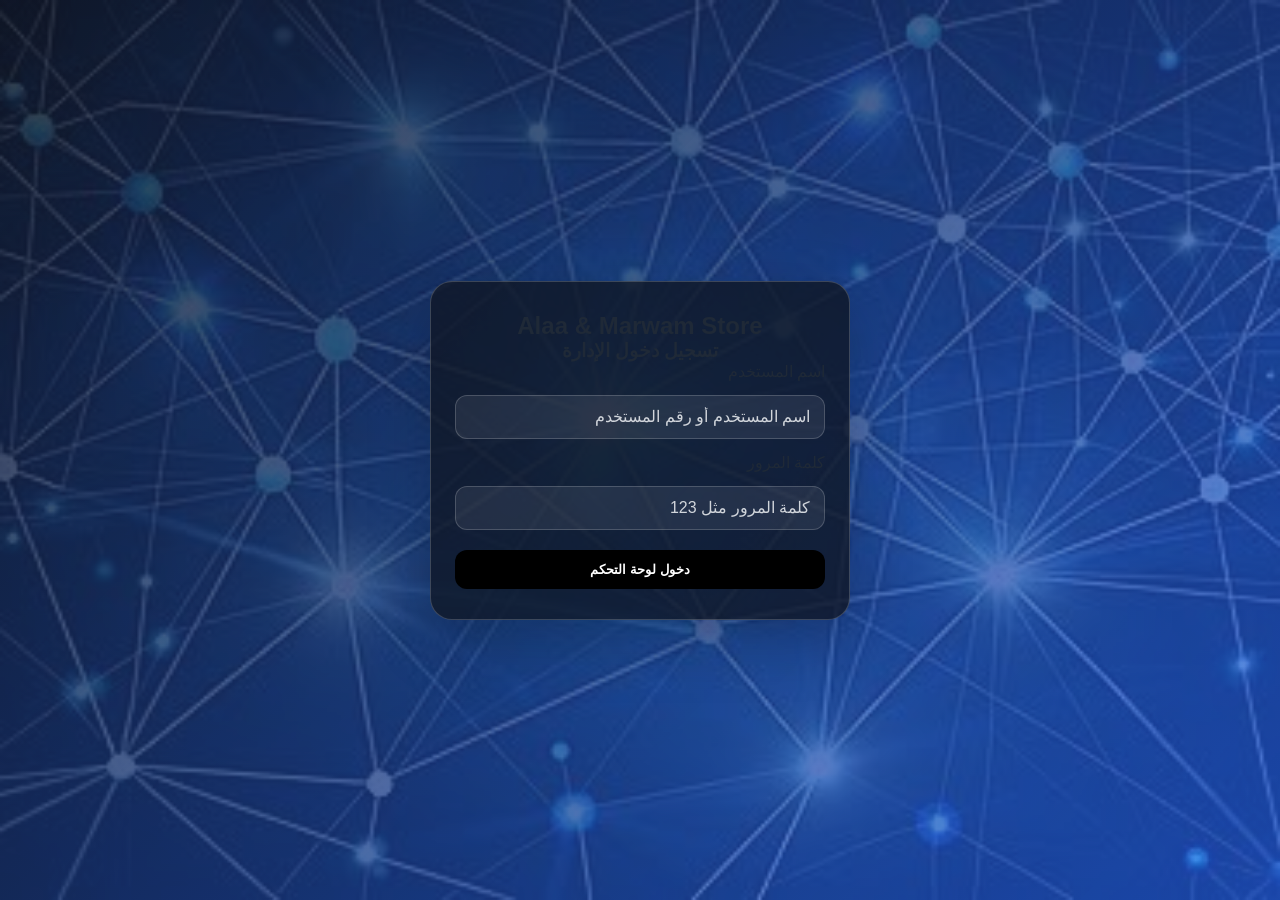
<file: ad.html>
<!DOCTYPE html>
<html lang="ar" dir="rtl">
<head>
    <meta charset="UTF-8">
    <meta name="viewport" content="width=device-width, initial-scale=1.0">
    <title>لوحة تحكم الإدارة الآمنة - Alaa & Marwan Store</title>
    <link rel="stylesheet" href="https://cdnjs.cloudflare.com/ajax/libs/font-awesome/6.4.0/css/all.min.css">
    <link rel="stylesheet" href="style-admin.css">
</head>
<body>

    <!-- بوابة الحماية الجدارية (Login Gate) -->
    <div class="login-overlay" id="loginOverlay">
        <div class="login-box">
            <h2>Alaa & Marwam Store</h2>
            <h3>تسجيل دخول الإدارة</h3>
            <form id="adminLoginForm">
                <label for="adminUser">اسم المستخدم</label>
                <input type="text" id="adminUser" class="form-control" placeholder="اسم المستخدم أو رقم المستخدم" required autocomplete="off">
                <label for="adminPass">كلمة المرور</label>
                <input type="password" id="adminPass" class="form-control" placeholder="كلمة المرور مثل 123" required>
                <button type="submit">دخول لوحة التحكم</button>
            </form>
        </div>
    </div>

    <!-- محتوى لوحة التحكم السري للمدير -->
    <div id="adminContent" style="display: none;">
        <header class="main-header">
            <div class="logo">Alaa & Marwan Store <span style="font-size:12px; color:gray;">(الآدمن)</span></div>
            <nav class="nav-links">
                <a href="index.html"><i class="fas fa-store"></i> المتجر</a>
                <a href="checkout.html"><i class="fas fa-credit-card"></i> الدفع والفواتير</a>
                <a href="customer.html"><i class="fas fa-user"></i> حسابي</a>
                <a href="ad.html" class="active"><i class="fas fa-user-shield"></i> لوحة التحكم</a>
            </nav>
            <div style="display:flex; align-items:center; gap:15px;">
                <button id="darkModeToggle" class="btn-dark-mode"><i class="fas fa-moon"></i></button>
                <button class="btn-logout" id="logoutBtn"><i class="fas fa-sign-out-alt"></i> خروج</button>
            </div>
        </header>

        <main class="admin-container">
            <section class="stats-grid">
                <div class="stat-box"><h3>إجمالي قيمة الطلبات المسجلة</h3>
                    <p id="totalSales">$0</p></div>
                <div class="stat-box"><h3>عدد الفواتير والطلبات</h3>
                    <p id="totalOrders">0</p></div>
                <div class="stat-box"><h3>القطع المعروضة بالمخزن</h3>
                    <p id="totalProducts">0</p></section>
 </section>
 <div class="admin-main-layout">
<section class="admin-form-side">
<h3>إضافة قطعة ملابس جديدة</h3>
<form id="addProductForm">
<div class="form-field">
    <label for="pTitle">اسم قطعة الملابس</label>
    <input type="text" id="pTitle" class="form-control" required placeholder="مثال: قميص أبيض كلاسيك">
</div>
<div class="form-field">
    <label for="pPrice">السعر بالدولار ($)</label>
    <input type="number" id="pPrice" class="form-control" required placeholder="مثال: 30" min="1">
</div>
<div class="form-field">
    <label for="pCategory">القسم</label>
    <select id="pCategory" class="form-control"><option value="رجال">رجال</option>
        <option value="شبابي">شبابي</option><option value="نساء">نساء</option><option value="أطفال">أطفال</option></select>
</div>
<div class="form-field">
    <span class="form-field-label">صورة المنتج</span>
    <div class="upload-box" id="imageDropZone">
        <input type="file" id="pImg" class="visually-hidden" accept="image/*" aria-describedby="fileNameLabel">
        <div class="image-preview">
            <i class="fas fa-image" id="imagePlaceholder" aria-hidden="true"></i>
            <img id="pImgPreview" alt="معاينة صورة المنتج" hidden>
        </div>
        <div class="upload-content">
            <output id="fileNameLabel" aria-live="polite">لم يتم اختيار صورة</output>
            <div class="upload-actions">
                <label for="pImg" class="upload-btn"><i class="fas fa-upload" aria-hidden="true">

                </i> اختيار صورة</label>
                <button type="button" class="clear-image-btn" id="clearImageBtn" aria-label="إزالة الصورة" hidden>
                    <i class="fas fa-times" aria-hidden="true"></i>
                </button>
            </div>
        </div>
    </div>
</div>
<div class="form-field">
    <label for="pDesc">وصف القطعة</label>
    <textarea id="pDesc" class="form-control" rows="3" required placeholder="وصف تفصيلي للمقاس والخامة...">

    </textarea>
</div>
<button type="submit" class="btn-publish"><i class="fas fa-plus" aria-hidden="true">

</i> نشر المنتج</button>
    </form>
    </section>

  <section class="admin-list-side">
 <h3>جدول المنتجات الحالي (المخزن الرئيسي)</h3>
<div class="admin-products-table-wrap">
<table class="admin-table admin-products-table">
<thead><tr><th>المنتج</th><th>القسم</th><th>السعر</th><th>التحكم</th></tr></thead>
 <tbody id="adminProductsTable"></tbody>
      </table>
</div>
<hr class="admin-table-divider">
<h3>سجل الطلبات والفواتير الوادر من العملاء</h3>
<table class="admin-table">
<thead>
    <tr><th>رقم الطلب</th><th>العميل</th>
    <th>الهاتف</th><th>وسيلة الدفع وحالتها</th>
    <th>وسيلة التوصيل</th><th>اليوم</th><th>التاريخ</th><th>الوقت</th><th>إجمالي الطلب</th>
</tr>
</thead>
   <tbody id="adminOrdersTable"></tbody>
   </table>
  </section>
  </div>
 </main>
 </div>
<script src="invoice-monthly-reset.js"></script>
<script src="script-admin.js?v=2"></script>
</body>
</html>
</file>
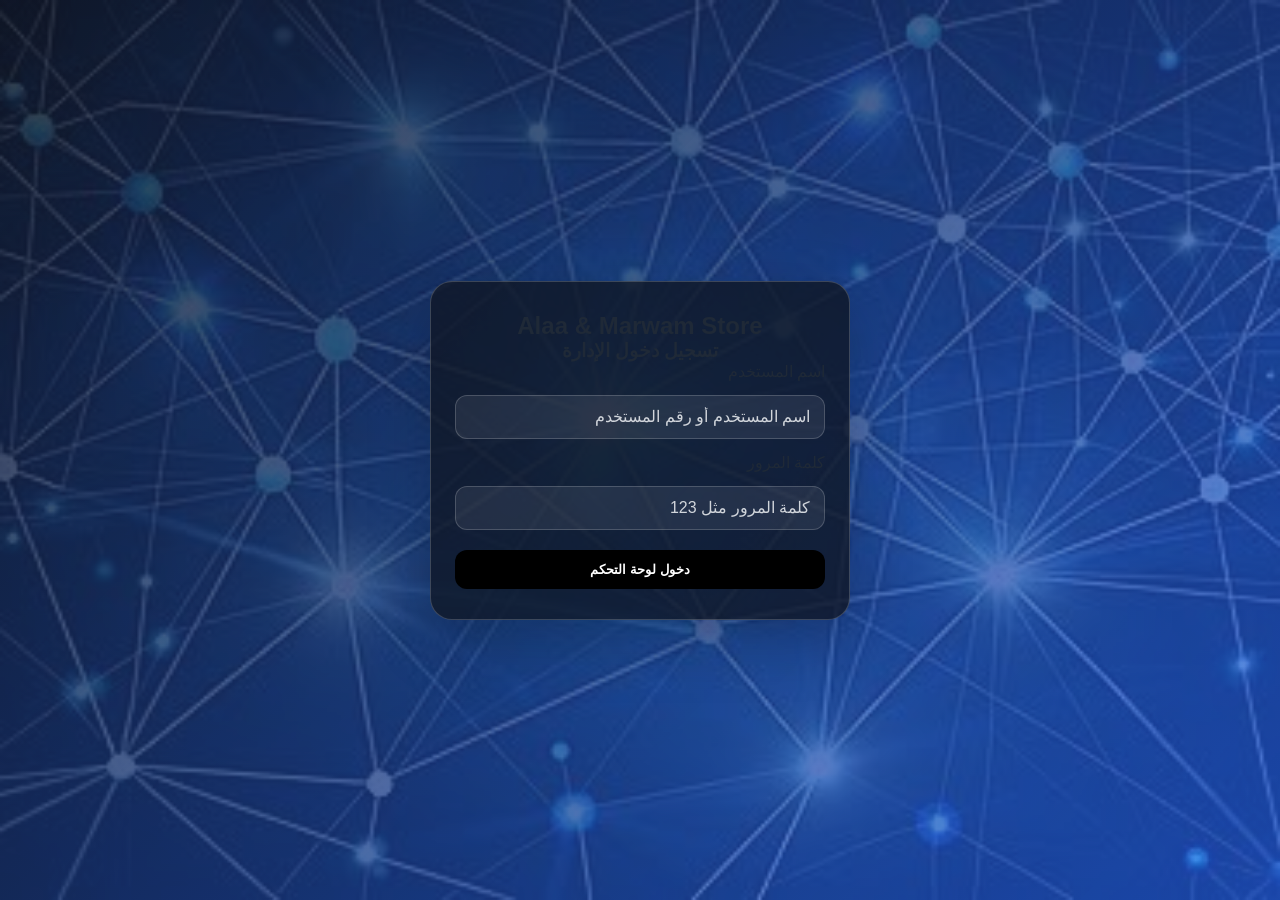
<file: admin.html>
<!DOCTYPE html>
<html lang="ar" dir="rtl">
<head>
    <meta charset="UTF-8">
    <meta name="viewport" content="width=device-width, initial-scale=1.0">
    <title>متجر Alaa & marwan Store الفاخر للملابس</title>
    <link rel="stylesheet" href="https://cdnjs.cloudflare.com/ajax/libs/font-awesome/6.4.0/css/all.min.css">
    <link rel="stylesheet" href="style-index.css">
</head>
<body>
    <script>
        window.location.replace('ad.html');
    </script>

    <!-- الهيدر الرئيسي -->
    <header class="main-header">
        <div class="logo">Alaa  & marwan Store</div>
        <nav class="nav-links">
            <a href="index.html" class="active"><i class="fas fa-store"></i> المتجر</a>
            <a href="checkout.html"><i class="fas fa-credit-card"></i> الدفع والفواتير</a>
            <a href="customer.html"><i class="fas fa-user"></i> حسابي</a>
            <a href="ad.html"><i class="fas fa-user-shield"></i> لوحة التحكم</a>
        </nav>
        <div class="header-actions">
            <button id="darkModeToggle" class="btn-dark-mode"><i class="fas fa-moon"></i></button>
            <button id="cartToggleBtn" class="btn-cart">
                <i class="fas fa-shopping-bag"></i>
                <span class="cart-badge" id="cartBadge">0</span>
            </button>
        </div>
    </header>

    <!-- شريط التحكم والبحث الفوري والفلترة -->
    <section class="controls-section">
        <div class="search-box">
            <i class="fas fa-search"></i>
            <input type="text" id="searchInput" placeholder="ابحث عن ملابس، جاكيت، فستان...">
        </div>
        <div class="filter-buttons">
            <button class="btn-filter active" data-cat="الكل">الكل</button>
            <button class="btn-filter" data-cat="رجال">رجال</button>
            <button class="btn-filter" data-cat="نساء">نساء</button>
            <button class="btn-filter" data-cat="أطفال">أطفال</button>
        </div>
    </section>

    <!-- شبكة عرض المنتجات -->
    <main class="products-grid" id="productsGrid"></main>

    <!-- سلة المشتريات الجانبية -->
    <div class="cart-overlay" id="cartOverlay"></div>
    <div class="cart-drawer" id="cartDrawer">
        <div class="cart-drawer-header">
            <h3>حقيبة التسوق الخاصة بك</h3>
            <button class="btn-close-cart" id="closeCartBtn">&times;</button>
        </div>
        <div class="cart-drawer-items" id="cartDrawerItems"></div>
        <div class="cart-drawer-footer">
            <div class="cart-total-row">
                <span>المجموع الفرعي:</span>
                <span id="cartSubtotal">$0</span>
            </div>
            <a href="checkout.html" class="btn-checkout-link">الانتقال لإتمام الدفع وشحن الفاتورة</a>
        </div>
    </div>

    <script src="script-index.js"></script>
</body>
</html>
</file>
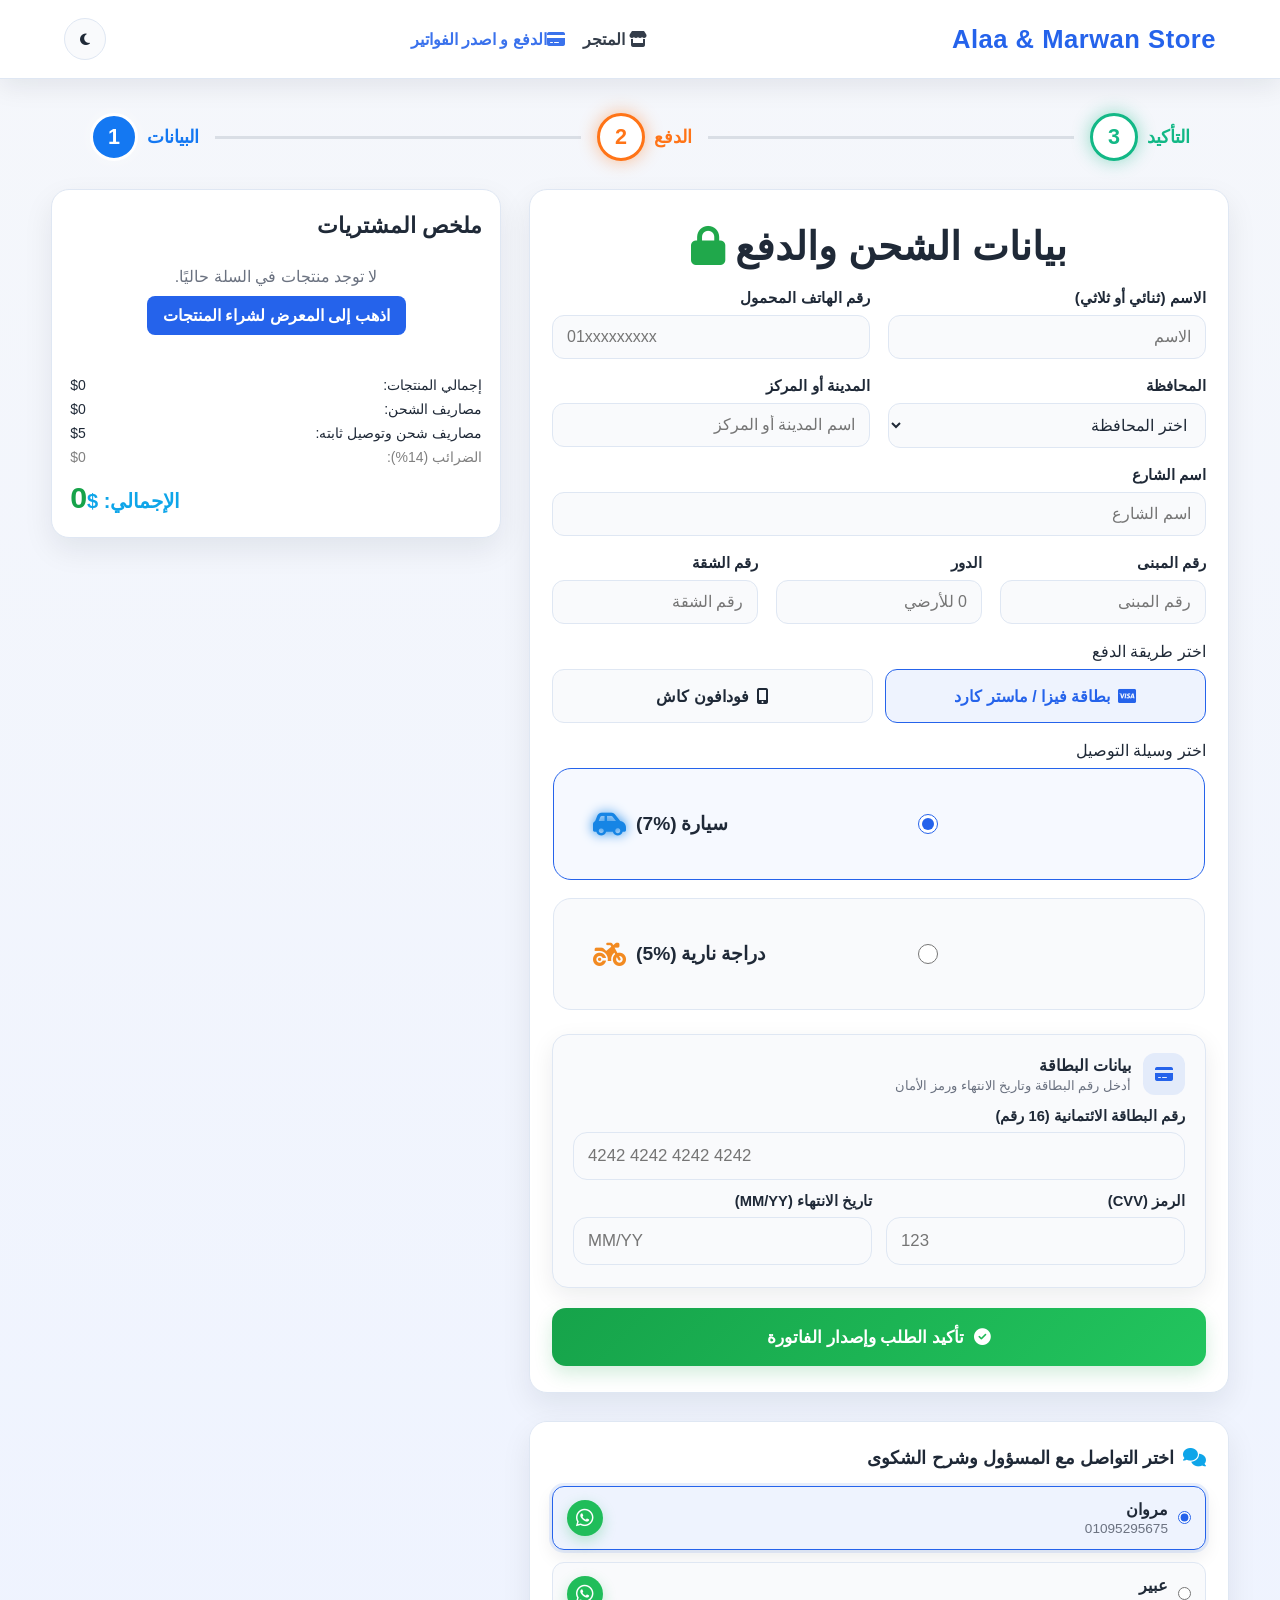
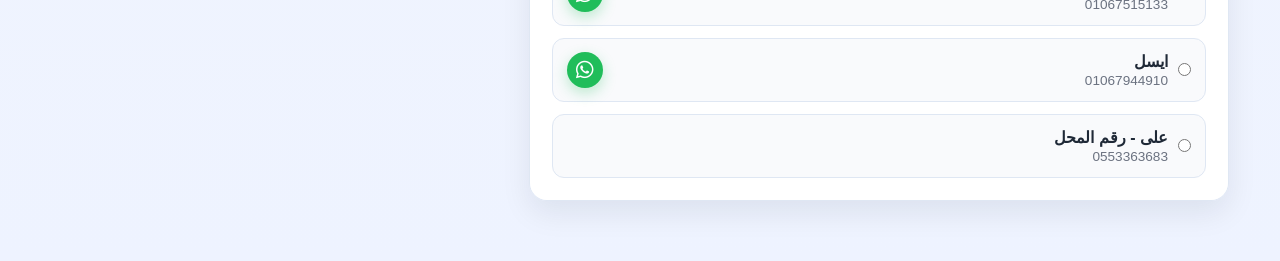
<file: checkout.html>
<!DOCTYPE html>
<html lang="ar" dir="rtl">
<head>
    <meta charset="UTF-8">
    <meta name="viewport" content="width=device-width, initial-scale=1.0">
    <title>إتمام الدفع الآمن و اصدار الفاتورة</title>
    <link rel="stylesheet" href="https://cdnjs.cloudflare.com/ajax/libs/font-awesome/6.4.0/css/all.min.css">
    <link rel="stylesheet" href="style-checkout.css?v=2">
</head>
<body>

    <header class="main-header">
        <div class="logo">Alaa & Marwan Store</div>
        <nav class="nav-links">
            <a href="index.html"><i class="fas fa-store"></i> المتجر</a>
            <a href="checkout.html" class="active"><i class="fas fa-credit-card"></i>الدفع و اصدر الفواتير</a>
            <a href="customer.html" id="customerNavLink" style="display:none;"><i class="fas fa-user"></i> الحساب اليومي لدي المتجر</a>
            <a href="ad.html" id="adminNavLink" style="display:none;"><i class="fas fa-user-shield"></i>لوحة التحكم  لدي المتجر</a>
        </nav>
        <button id="darkModeToggle" class="btn-dark-mode"><i class="fas fa-moon"></i></button>
    </header>

    <section class="checkout-steps" aria-label="مرحبا بك في مراحل إتمام الطلب">
        <button type="button" class="checkout-step step-blue" data-target="custName"><span>1</span><strong>البيانات</strong>
        </button>
        <div class="step-line">
        </div>
        <button type="button" class="checkout-step step-orange active" data-target="dynamicPaymentFields"><span>2</span>
            <strong>الدفع</strong>
        </button>
        <div class="step-line">
        </div>
        <button type="button" class="checkout-step step-green" data-target="checkoutSummaryList"><span>3</span>
            <strong>التأكيد</strong>
        </button>
    </section>

    <main class="checkout-container">
        <section class="checkout-form-section">
            <h1 class="secure-heading">بيانات الشحن والدفع <i class="fas fa-lock"></i></h1>
            <form id="checkoutForm" novalidate>
                <div class="customer-details-grid">
                    <div class="form-group">
                        <label for="custName">الاسم (ثنائي أو ثلاثي)</label>
                        <input type="text" id="custName" required placeholder="الاسم" autocomplete="name" autocapitalize="words">
                    </div>
                    <div class="form-group">
                        <label for="custPhone">رقم الهاتف المحمول</label>
                        <input type="tel" id="custPhone" required placeholder="01xxxxxxxxx" autocomplete="tel" inputmode="numeric" maxlength="11" pattern="01[0125][0-9]{8}" dir="ltr">
                    </div>
                    <div class="form-group">
                        <label for="custGovernorate">المحافظة</label>
                        <select id="custGovernorate" required autocomplete="address-level1">
            <option value="" selected disabled>اختر المحافظة</option>
    <option>القاهرة</option>
        <option>الجيزة</option>
            <option>الإسكندرية</option>
                <option>الدقهلية</option>
                    <option>البحر الأحمر</option>
                        <option>البحيرة</option>
                            <option>الفيوم</option>
                                <option>الغربية</option>
                                    <option>الإسماعيلية</option>
                                        <option>المنوفية</option>

                    <option>المنيا</option>
                        <option>القليوبية</option>
                            <option>الوادي الجديد</option>
                                <option>السويس</option>
                                    <option>أسوان</option>
                                        <option>أسيوط</option>
                                            <option>بني سويف</option>
                                                    <option>بورسعيد</option>
                                                        <option>دمياط</option>

                    <option>الشرقية</option>
                        <option>جنوب سيناء</option>
                            <option>كفر الشيخ</option>
                                <option>مطروح</option>
                                    <option>الأقصر</option>
                                        <option>قنا</option>
                                            <option>شمال سيناء</option>
                                                    <option>سوهاج</option>
                        </select>
                    </div>
                    <div class="form-group">
                        <label for="custCity">المدينة أو المركز</label>
                        <input type="text" id="custCity" required minlength="2" maxlength="80" placeholder="اسم المدينة أو المركز" autocomplete="address-level2">
                    </div>
                    <div class="form-group full-width">
                        <label for="custStreet">اسم الشارع</label>
                        <input type="text" id="custStreet" required minlength="3" maxlength="120" placeholder="اسم الشارع" autocomplete="address-line1">
                    </div>
                    <div class="address-number-grid">
                        <div class="form-group">
                            <label for="custBuilding">رقم المبنى</label>
                            <input type="number" id="custBuilding" required min="1" step="1" inputmode="numeric" placeholder="رقم المبنى">
                        </div>
                        <div class="form-group">
                            <label for="custFloor">الدور</label>
                            <input type="number" id="custFloor" required min="0" step="1" inputmode="numeric" placeholder="0 للأرضي">
                        </div>
                        <div class="form-group">
                            <label for="custApartment">رقم الشقة</label>
                            <input type="number" id="custApartment" required min="1" step="1" inputmode="numeric" placeholder="رقم الشقة">
                        </div>
                    </div>
                </div>

                <div class="form-group">
                    <span>اختر طريقة الدفع</span>
                    <div class="payment-options-grid">
                        <div class="payment-option active" data-method="Visa"><i class="fab fa-cc-visa"></i> بطاقة فيزا / ماستر كارد</div>
                        <div class="payment-option" data-method="Vodafone Cash"><i class="fas fa-mobile-alt"></i> فودافون كاش</div>
                    </div>
                </div>

                <div class="form-group">
                    <span>اختر وسيلة التوصيل</span>
                    <iframe
                        id="deliveryMethodFrame"
                        class="delivery-method-frame"
                        src="delivery-method.html"
                        title="اختيار وسيلة التوصيل"
                        loading="eager"
                    ></iframe>
                </div>

                <div id="dynamicPaymentFields" class="dynamic-fields-box">
                    <div id="visaFields">
                        <div class="payment-card-heading">
                            <span class="payment-card-heading-icon"><i class="fas fa-credit-card" aria-hidden="true"></i></span>
                            <div>
                                <strong>بيانات البطاقة</strong>
                                <small>أدخل رقم البطاقة وتاريخ الانتهاء ورمز الأمان</small>
                            </div>
                        </div>
                        <iframe
                            id="paymentCardFrame"
                            class="payment-card-frame"
                            src="payment-card.html"
                            title="بيانات البطاقة"
                            loading="eager"
                        ></iframe>
                    </div>
                    <div id="vodafoneFields" style="display: none;">
                        <p style="font-size: 13px; color: #856404; background: #fff3cd; padding: 10px; border-radius: 6px; margin-bottom: 15px;">
                            يرجى تحويل المبلغ الإجمالي إلى محفظتنا الكاش برقم <strong>(01095295675)</strong> ثم اكتب رقم محفظتك بالأسفل للتأكيد.
                        </p>
                        <div class="form-group">
                            <label for="vfPhone">رقم المحفظة التي قمت بالتحويل منها</label>
                            <input type="text" id="vfPhone" placeholder="xxxxxxxxxxx" maxlength="11" inputmode="numeric">
                        </div>
                    </div>
                </div>

                <button type="button" class="btn-submit-order" id="submitOrderButton"
                    onclick="if (typeof window.handleCheckoutButtonClick === 'function') window.handleCheckoutButtonClick(); else { const feedback = document.getElementById('checkoutFeedback'); if (feedback) { feedback.textContent = 'تعذر تحميل كود إتمام الدفع. أعد تحميل الصفحة.'; feedback.hidden = false; } else { alert('تعذر تحميل كود إتمام الدفع. أعد تحميل الصفحة.'); } }">
                    <i class="fas fa-check-circle" aria-hidden="true"></i>
                    <span>تأكيد الطلب وإصدار الفاتورة</span>
                </button>
                <p id="checkoutFeedback" class="checkout-feedback" role="status" aria-live="polite" hidden></p>
            </form>
        </section>

        <aside class="checkout-summary-section">
            <div class="summary-box">
                <h3>ملخص المشتريات</h3>
                <div id="checkoutSummaryList"></div>
                <div class="price-breakdown" style="margin-top:15px; font-size:14px; border-top:1px solid var(--border-color); padding-top:15px; display:flex; flex-direction:column; gap:8px;">
                    <div style="display:flex; justify-content:space-between;"><span>إجمالي المنتجات:</span> <span id="subTotal">$0</span>
                    </div>
                    <div style="display:flex; justify-content:space-between;"><span>مصاريف الشحن:</span> <span id="deliveryFee">$0</span>
                    </div>
                    <div style="display:flex; justify-content:space-between;"><span>مصاريف شحن وتوصيل ثابته:</span> <span>$5</span>
                    </div>
                    <div style="display:flex; justify-content:space-between; color:gray;"><span>الضرائب (14%):</span> <span id="taxTotal">$0</span></div>
                </div>
                <div style="font-size:20px; font-weight:bold; color:var(--accent); margin-top:15px; text-align:left;">الإجمالي: $<span id="checkoutTotal">0</span></div>
            </div>

        </aside>

        <section class="delivery-people-panel" aria-label="التواصل مع المسؤولين">
            <iframe
                id="contactFrame"
                src="contact.html"
                title="التواصل مع المسؤولين"
                loading="eager"
            ></iframe>
        </section>
    </main>

    <section class="invoice-result" id="invoiceResult" hidden aria-labelledby="invoiceResultTitle">
        <div class="invoice-result-actions">
            <h2 id="invoiceResultTitle" class="visually-hidden">تم تسجيل طلبك بنجاح</h2>
            <div class="invoice-result-buttons">
                <button type="button" class="invoice-close-checkout" id="closeCheckoutInvoice" aria-label="إغلاق الفاتورة">&times;</button>
                <button type="button" class="btn-print-invoice" id="printCheckoutInvoice">
                    طباعة / حفظ PDF <i class="fas fa-file-pdf" aria-hidden="true"></i>
                </button>
            </div>
        </div>
        <div id="checkoutInvoiceContent"></div>
    </section>

    <script src="invoice-monthly-reset.js?v=3"></script>
    <script src="contact.js"></script>
    <script src="delivery-method.js"></script>
    <script src="payment-card.js"></script>
    <script src="script-checkout.js?v=14"></script>
</body>
</file>
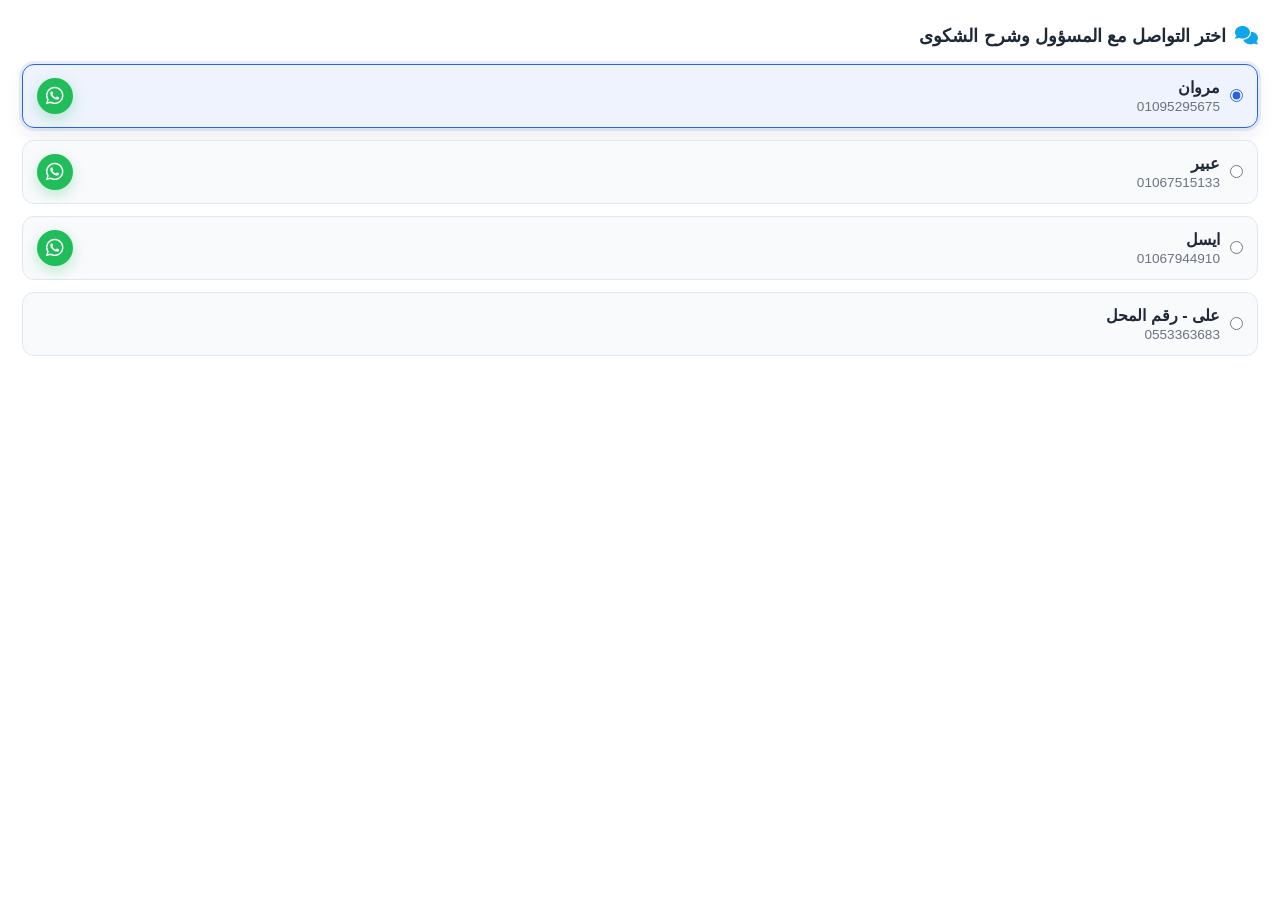
<file: contact.html>
<!DOCTYPE html>
<html lang="ar" dir="rtl">
<head>
    <meta charset="UTF-8">
    <meta name="viewport" content="width=device-width, initial-scale=1.0">
    <title>التواصل مع المسؤولين</title>
    <link rel="stylesheet" href="https://cdnjs.cloudflare.com/ajax/libs/font-awesome/6.4.0/css/all.min.css">
    <link rel="stylesheet" href="contact.css">
</head>
<body>
    <main class="contact-panel">
        <h3><i class="fas fa-comments"></i> اختر التواصل مع المسؤول وشرح الشكوى</h3>
        <div class="contact-persons">
            <label class="contact-person active">
                <input type="radio" name="deliveryPerson" value="مروان" checked>
                <span><strong>مروان</strong><a class="phone-link" href="tel:01095295675">01095295675</a></span>
                <a class="whatsapp-link" href="https://wa.me/201095295675" target="_blank" rel="noopener" aria-label="التواصل مع مروان عبر واتساب">
                    <i class="fab fa-whatsapp"></i></a>
            </label>
            <label class="contact-person">
                <input type="radio" name="deliveryPerson" value="عبير">
                <span><strong>عبير</strong><a class="phone-link" href="tel:01067515133">01067515133</a></span>
                <a class="whatsapp-link" href="https://wa.me/201067515133" target="_blank" rel="noopener" aria-label="التواصل مع عبير عبر واتساب">
                    <i class="fab fa-whatsapp"></i></a>
            </label>
            <label class="contact-person">
                <input type="radio" name="deliveryPerson" value="ايسل">
                <span><strong>ايسل</strong><a class="phone-link" href="tel:01067515133">01067944910</a></span>
                <a class="whatsapp-link" href="https://wa.me/201067944910" target="_blank" rel="noopener" aria-label="التواصل مع ايسل عبر واتساب">
                    <i class="fab fa-whatsapp"></i></a>
            </label>
            <label class="contact-person">
                <input type="radio" name="deliveryPerson" value="التواصل على رقم المحل">
                <span><strong>على - رقم المحل</strong><a class="phone-link" href="tel:0553363683">0553363683</a></span>
            </label>
        </div>
    </main>
    <script src="contact.js"></script>
</body>
</html>
</file>
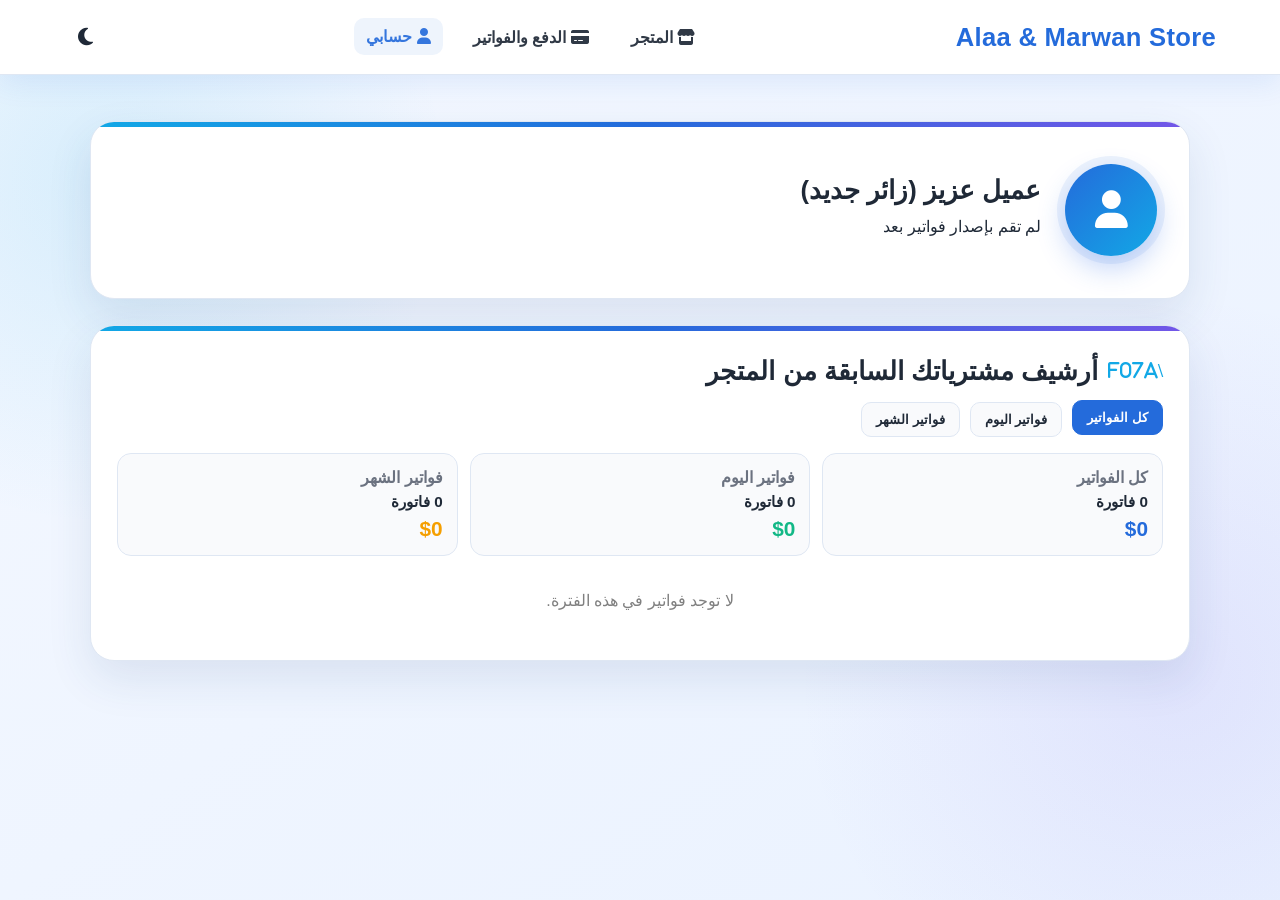
<file: customer.html>
<!DOCTYPE html>
<html lang="ar" dir="rtl">
<head>
    <meta charset="UTF-8">
    <meta name="viewport" content="width=device-width, initial-scale=1.0">
    <title>ملف المتجر اليومي</title>
    <link rel="stylesheet" href="https://cdnjs.cloudflare.com/ajax/libs/font-awesome/6.4.0/css/all.min.css">
    <link rel="stylesheet" href="style-customer.css">
</head>
<body>

    <header class="main-header">
        <div class="logo">Alaa & Marwan Store</div>
        <nav class="nav-links">
            <a href="index.html"><i class="fas fa-store"></i> المتجر</a>
            <a href="checkout.html"><i class="fas fa-credit-card"></i> الدفع والفواتير</a>
            <a href="customer.html" class="active"><i class="fas fa-user"></i> حسابي</a>
            <a href="ad.html" id="adminNavLink"><i class="fas fa-user-shield"></i>لوحه التحكم لدى المتجر</a>
        </nav>
        <button id="darkModeToggle" style="background:none; border:none; font-size:20px; color:inherit; cursor:pointer;"><i class="fas fa-moon"></i></button>
    </header>

    <main class="customer-container">
        <div class="profile-card">
            <div class="avatar"><i class="fas fa-user"></i></div>
            <div>
                <h2>عميل عزيز (زائر جديد)</h2>
                <p id="cPhone" style="color:var(--text-muted); margin-top:5px;">لم تقم بإصدار فواتير بعد</p>
                <p id="cAddress" style="font-size:14px; margin-top:5px;"></p>
            </div>
        </div>

        <div class="orders-box">
            <h3>أرشيف مشترياتك السابقة من المتجر</h3>
            <div class="invoice-filters" aria-label="فلترة الفواتير">
                <button type="button" class="invoice-filter active" data-filter="all">كل الفواتير</button>
                <button type="button" class="invoice-filter" data-filter="day">فواتير اليوم</button>
                <button type="button" class="invoice-filter" data-filter="month">فواتير الشهر</button>
            </div>
            <div class="invoice-stats">
                <div class="invoice-stat stat-all"><span>كل الفواتير</span><strong id="allInvoiceCount">0 فاتورة</strong><b id="allInvoiceProfit">$0</b></div>
                <div class="invoice-stat stat-day"><span>فواتير اليوم</span><strong id="dayInvoiceCount">0 فاتورة</strong><b id="dayInvoiceProfit">$0</b></div>
                <div class="invoice-stat stat-month"><span>فواتير الشهر</span><strong id="monthInvoiceCount">0 فاتورة</strong><b id="monthInvoiceProfit">$0</b></div>
            </div>
            <div id="customerOrdersList" style="margin-top: 15px;"></div>
        </div>
    </main>

    <div class="invoice-modal" id="invoiceModal" hidden>
        <div class="invoice-modal-backdrop" data-close-invoice></div>
        <section class="invoice-paper" role="dialog" aria-modal="true" aria-labelledby="invoiceModalTitle">
            <div class="invoice-modal-actions">
                <button type="button" class="invoice-close-btn" data-close-invoice aria-label="إغلاق الفاتورة">&times;</button>
                <button type="button" class="invoice-print-btn" id="printCustomerInvoice"><i class="fas fa-file-pdf"></i> طباعة / حفظ PDF</button>
            </div>
            <div id="invoicePaperContent"></div>
        </section>
    </div>

    <script src="Communication.js"></script>
    <script src="invoice-monthly-reset.js?v=3"></script>
    <script src="script-customer.js?v=3"></script>
</body>
</html>
</file>
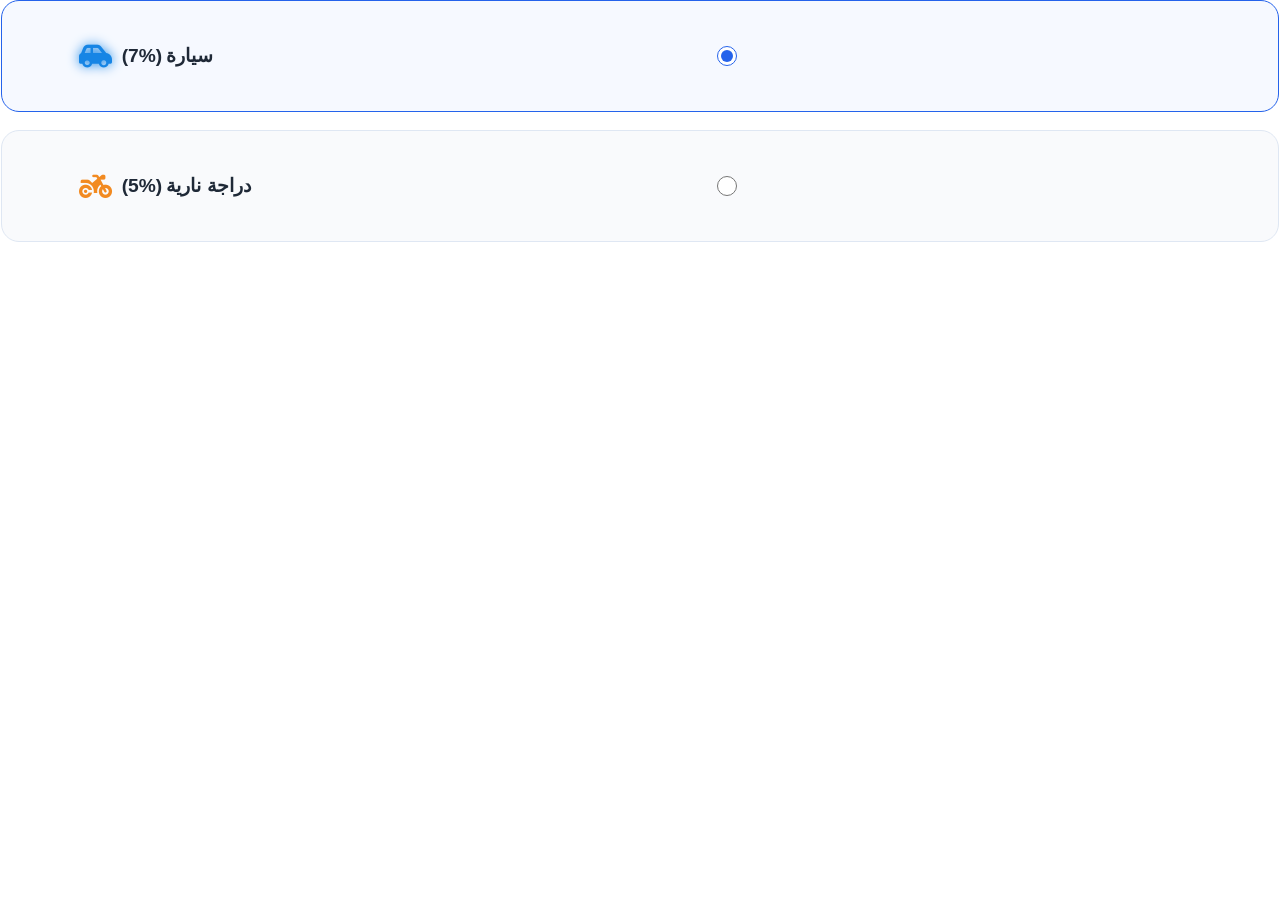
<file: delivery-method.html>
<!DOCTYPE html>
<html lang="ar" dir="rtl">
<head>
    <meta charset="UTF-8">
    <meta name="viewport" content="width=device-width, initial-scale=1.0">
    <title>اختيار وسيلة التوصيل</title>
    <link rel="stylesheet" href="https://cdnjs.cloudflare.com/ajax/libs/font-awesome/6.4.0/css/all.min.css">
    <link rel="stylesheet" href="delivery-method.css">
</head>
<body>
    <main class="delivery-methods" aria-label="وسائل التوصيل">
        <label class="delivery-option active">
            <input type="radio" name="deliveryMethod" value="سيارة" data-fee="7" checked>
            <i class="fas fa-car-side delivery-method-icon car-icon" aria-hidden="true"></i>
            <span>سيارة <strong>(7%)</strong></span>
        </label>
        <label class="delivery-option">
            <input type="radio" name="deliveryMethod" value="دراجة نارية" data-fee="5">
            <i class="fas fa-motorcycle delivery-method-icon bike-icon" aria-hidden="true"></i>
            <span>دراجة نارية <strong>(5%)</strong></span>
        </label>
    </main>
    <script src="delivery-method.js"></script>
</body>
</html>
</file>
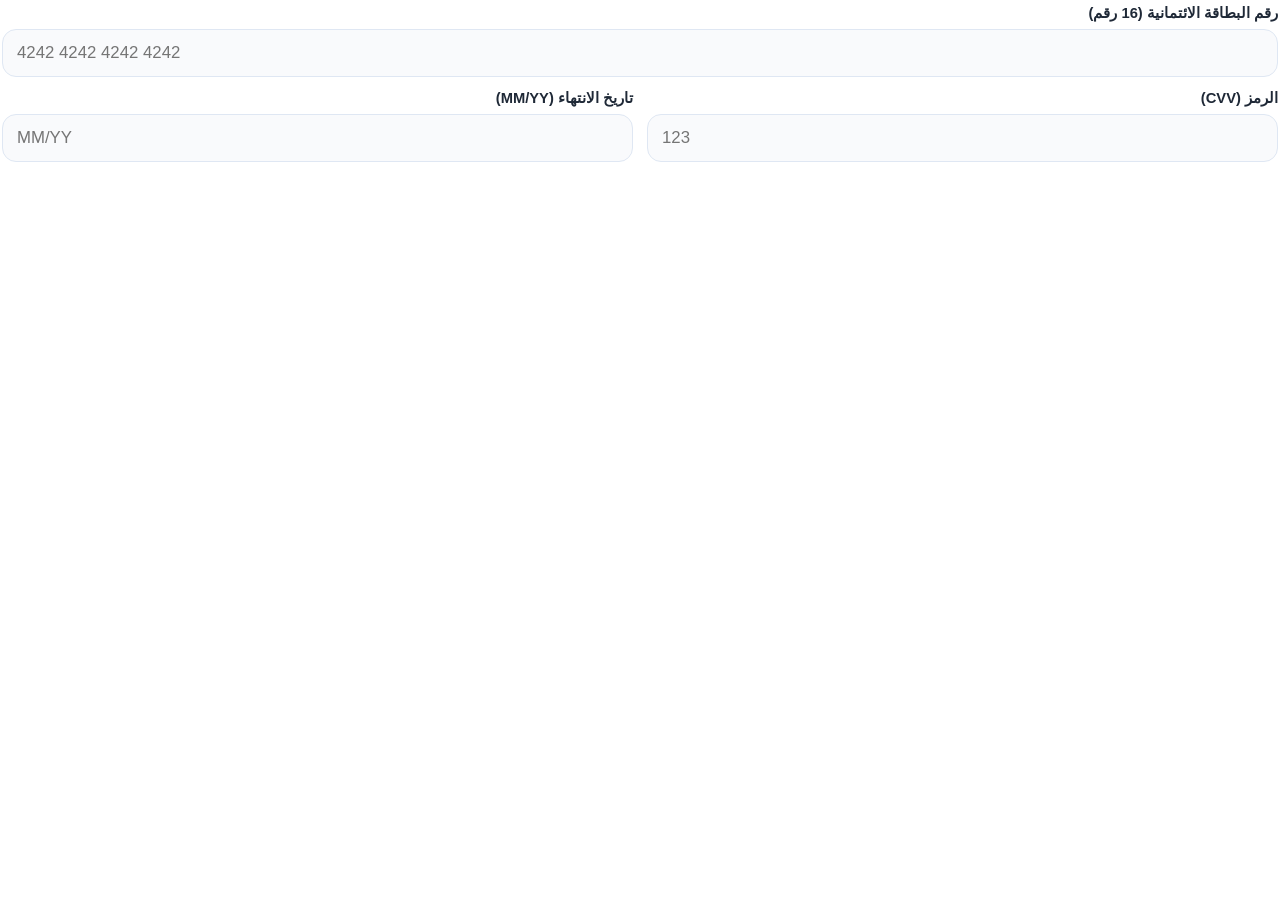
<file: payment-card.html>
<!DOCTYPE html>
<html lang="ar" dir="rtl">
<head>
    <meta charset="UTF-8">
    <meta name="viewport" content="width=device-width, initial-scale=1.0">
    <title>بيانات البطاقة</title>
    <link rel="stylesheet" href="payment-card.css">
</head>
<body>
    <main class="card-fields">
        <div class="form-group">
            <label for="cardNum">رقم البطاقة الائتمانية (16 رقم)</label>
            <input type="text" id="cardNum" class="card-entry-input" placeholder="4242 4242 4242 4242" maxlength="19" inputmode="numeric" autocomplete="cc-number" dir="ltr" required>
        </div>
        <div class="card-details-grid">
            <div class="form-group">
                <label for="cardCvv">الرمز (CVV)</label>
                <input type="password" id="cardCvv" class="card-entry-input" placeholder="123" maxlength="3" inputmode="numeric" autocomplete="off" dir="ltr" required>
            </div>
            <div class="form-group">
                <label for="cardExpiry">تاريخ الانتهاء (MM/YY)</label>
                <input type="text" id="cardExpiry" class="card-entry-input" placeholder="MM/YY" maxlength="5" inputmode="numeric" autocomplete="cc-exp" dir="ltr" required>
            </div>
        </div>
    </main>
    <script src="payment-card.js"></script>
</body>
</html>
</file>
<file: style-admin.css>
:root {
      --bg: #f3f7ff;
      --bg-soft: #edf4ff;
      --panel: #ffffff;
      --panel-2: #f8fbff;
      --primary: #2563eb;
      --primary-dark: #1d4ed8;
      --success: #16a34a;
      --danger: #ef4444;
      --text: #1f2937;
      --muted: #6b7280;
      --border: #dfe8f6;
      --shadow: rgba(37, 99, 235, 0.12);
    }

body.dark-theme {
  --bg: #0f172a;
  --bg-soft: #111827;
  --panel: #111827;
  --panel-2: #1f2937;
  --primary: #60a5fa;
  --primary-dark: #3b82f6;
  --success: #22c55e;
  --danger: #f87171;
  --text: #f8fafc;
  --muted: #cbd5e1;
  --border: #334155;
  --shadow: rgba(15, 23, 42, 0.38);
}

    * {
      box-sizing: border-box;
      margin: 0;
      padding: 0;
      font-family: "Segoe UI", Tahoma, Geneva, Verdana, sans-serif;
    }

body {
  direction: rtl;
  background: linear-gradient(rgba(15, 23, 42, 0.68), rgba(15, 23, 42, 0.68)), url("images.jpg") center / cover fixed;
  color: var(--text);
  transition: all 0.3s ease;
}

.main-header {
  display: flex;
  align-items: center;
  justify-content: space-between;
  gap: 18px;
  padding: 18px 5%;
  background: var(--panel);
  border-bottom: 1px solid var(--border);
  box-shadow: 0 10px 30px var(--shadow);
  position: sticky;
  top: 0;
  z-index: 20;
}

.logo {
  font-size: clamp(1.3rem, 2vw, 2rem);
  font-weight: 800;
  color: var(--primary);
}

.nav-links {
  display: flex;
  align-items: center;
  flex-wrap: wrap;
  gap: 18px;
}

  .nav-links a {
    text-decoration: none;
    color: var(--text);
    font-weight: 600;
    padding: 9px 12px;
    border-radius: 10px;
    transition: color 0.2s ease, background 0.2s ease, transform 0.2s ease;
  }

.nav-links a.active,
.nav-links a:hover {
  color: var(--primary);
  background: rgba(37, 99, 235, 0.08);
  transform: translateY(-1px);
}

    .btn-dark-mode,
    .btn-logout {
      border: 1px solid var(--border);
      background: var(--panel-2);
      color: var(--text);
      border-radius: 12px;
      padding: 10px 14px;
      cursor: pointer;
      font-weight: 700;
    }

.btn-logout {
  background: var(--danger);
  border-color: var(--danger);
  color: #fff;
}

.admin-container {
  width: min(1200px, 92%);
  margin: 28px auto 60px;
  display: flex;
  flex-direction: column;
  gap: 24px;
}

.stats-grid {
    display: grid;
    grid-template-columns: repeat(3, minmax(0, 1fr));
    gap: 18px;
}

.stat-box {
      position: relative;
        isolation: isolate;
        overflow: hidden;
        background: var(--panel);
        border: 1px solid var(--border);
      border-radius: 18px;
        padding: 20px 18px;
        box-shadow: 0 12px 30px var(--shadow);
        transition: transform 0.25s ease, border-color 0.25s ease, box-shadow 0.25s ease;
}

.stat-box::before {
  content: "";
  position: absolute;
  inset: 0 0 auto;
  height: 4px;
  background: linear-gradient(90deg, var(--primary), #7c5cff);
  transform: scaleX(0.35);
  transform-origin: right;
  transition: transform 0.3s ease;
}

    .stat-box::after {
      content: "";
      position: absolute;
      width: 110px;
      height: 110px;
      left: -45px;
      bottom: -55px;
      border-radius: 50%;
      background: rgba(37, 99, 235, 0.12);
      filter: blur(4px);
      z-index: -1;
      transition: transform 0.3s ease, background 0.3s ease;
    }

.stat-box:hover {
  transform: translateY(-7px);
  border-color: rgba(96, 165, 250, 0.75);
  box-shadow: 0 18px 38px var(--shadow), 0 0 24px rgba(37, 99, 235, 0.14);
}

.stat-box:hover::before { transform: scaleX(1); }
.stat-box:hover::after { transform: scale(1.35); }

    .stat-box:nth-child(2)::before { background: linear-gradient(90deg, #12b886, #55d6b0); }
        .stat-box:nth-child(2)::after { background: rgba(18, 184, 134, 0.12); }
    .stat-box:nth-child(3)::before { background: linear-gradient(90deg, #f59f00, #ffca55); }
        .stat-box:nth-child(3)::after { background: rgba(245, 159, 0, 0.13); }

.stat-box h3 {
  font-size: 0.95rem;
  color: var(--muted);
  margin-bottom: 10px;
  transition: color 0.25s ease;
}

.stat-box p {
  font-size: clamp(1.4rem, 2vw, 2rem);
  font-weight: 800;
  color: var(--primary);
  transition: transform 0.25s ease, color 0.25s ease;
}

    .stat-box:hover p { transform: scale(1.08); }
    .stat-box:nth-child(2) p { color: #00eda6; }
    .stat-box:nth-child(3) p { color: #f59f00; }

.admin-main-layout {
  display: grid;
  grid-template-columns: 0.9fr 1.6fr;
  gap: 22px;
}

.admin-form-side,
    .admin-list-side {
      position: relative;
      overflow: hidden;
      background: var(--panel);
      border: 1px solid var(--border);
      border-radius: 18px;
      padding: 20px;
      box-shadow: 0 12px 30px var(--shadow);
      transition: transform 0.25s ease, box-shadow 0.25s ease, border-color 0.25s ease;
    }

.admin-form-side {
  align-self: start;
  height: fit-content;
}

.admin-form-side::before,
    .admin-list-side::before {
      content: "";
      position: absolute;
      inset: 0 0 auto;
      height: 4px;
      background: linear-gradient(90deg, var(--primary), #7c5cff);
      transform: scaleX(0.35);
      transform-origin: right;
      transition: transform 0.3s ease;
}

.admin-form-side:hover,
.admin-list-side:hover {
  transform: translateY(-4px);
  border-color: rgba(96, 165, 250, 0.55);
  box-shadow: 0 18px 38px var(--shadow);
}

.admin-form-side:hover::before,
.admin-list-side:hover::before {
  transform: scaleX(1);
}

.admin-form-side h3,
.admin-list-side h3 {
  margin-bottom: 14px;
  font-size: 1.35rem;
}

#addProductForm {
  display: flex;
  flex-direction: column;
  gap: 16px;
}

.form-field {
  display: flex;
  min-width: 0;
  flex-direction: column;
  gap: 7px;
}

.form-field > label,
.form-field-label {
  font-weight: 700;
  color: var(--text);
}

.form-control {
  width: 100%;
  border: 1px solid var(--border);
  background: var(--panel-2);
  color: var(--text);
  border-radius: 12px;
  padding: 12px 14px;
  font-size: 1rem;
  transition: border-color 0.2s ease, box-shadow 0.2s ease;
}

.form-control:focus {
  outline: none;
  border-color: var(--primary);
  box-shadow: 0 0 0 5px rgba(37, 99, 235, 0.12);
}

.form-control:hover {
  border-color: rgba(37, 99, 235, 0.55);
}

.upload-box {
  display: flex;
  align-items: center;
  gap: 12px;
  min-width: 0;
  padding: 12px;
  border: 1px solid var(--border);
  background: var(--panel-2);
  border-radius: 12px;
  transition: border-color 0.25s ease, background 0.25s ease, box-shadow 0.25s ease;
}

.upload-box:focus-within,
.upload-box:hover,
.upload-box.is-dragging {
  border-color: var(--primary);
  background: rgba(37, 99, 235, 0.08);
  box-shadow: 0 0 0 4px rgba(37, 99, 235, 0.1);
}

.visually-hidden {
  position: absolute;
  width: 1px;
  height: 1px;
  padding: 0;
  margin: -1px;
  overflow: hidden;
  clip: rect(0, 0, 0, 0);
  white-space: nowrap;
  border: 0;
}

.image-preview {
  display: grid;
  place-items: center;
  width: 76px;
  height: 76px;
  flex: 0 0 76px;
  overflow: hidden;
  border: 1px dashed var(--border);
  border-radius: 10px;
  background: var(--panel);
  color: var(--muted);
  font-size: 1.4rem;
}

.image-preview img { width: 100%; height: 100%; object-fit: cover; }
.image-preview img[hidden] { display: none; }

.upload-content {
  display: flex;
  min-width: 0;
  flex: 1;
  align-items: center;
  justify-content: space-between;
  gap: 12px;
}

.upload-actions { display: flex; flex: 0 0 auto; align-items: center; gap: 8px; }

.upload-btn {
  display: inline-flex;
  align-items: center;
  gap: 8px;
  padding: 10px 16px;
  border-radius: 10px;
  background: linear-gradient(135deg, var(--primary), var(--primary-dark));
  color: white;
  font-weight: 800;
  cursor: pointer;
  transition: transform 0.2s ease, filter 0.2s ease, box-shadow 0.2s ease;
}

.upload-btn:hover {
  transform: translateY(-2px);
  filter: brightness(1.08);
  box-shadow: 0 8px 18px rgba(37, 99, 235, 0.28);
}

#fileNameLabel {
  min-width: 0;
  color: var(--muted);
  font-size: 0.9rem;
  overflow-wrap: anywhere;
}

.btn-publish {
  border: none;
  background: linear-gradient(135deg, var(--primary), var(--primary-dark));
  color: #fff;
  border-radius: 12px;
  padding: 14px 16px;
  font-weight: 800;
  cursor: pointer;
  transition: filter 0.2s ease, transform 0.2s ease;
}

.btn-publish:hover { filter: brightness(1.08); transform: translateY(-1px); }
.clear-image-btn {
  display: grid;
  width: 40px;
  height: 40px;
  place-items: center;
  border: 1px solid var(--border);
  border-radius: 10px;
  background: var(--panel);
  color: var(--danger);
  cursor: pointer;
}
.clear-image-btn[hidden] { display: none; }
.upload-btn:focus-visible,
.clear-image-btn:focus-visible,
.btn-publish:focus-visible {
  outline: 3px solid rgba(37, 99, 235, 0.45);
  outline-offset: 3px;
}

.admin-table {
  width: 100%;
  border-collapse: collapse;
  margin-top: 12px;
}

.admin-products-table-wrap {
  width: 100%;
  overflow-x: auto;
}

.admin-products-table {
  min-width: 640px;
  table-layout: fixed;
}

.admin-products-table 
    td:nth-child(1) { width: 40%; }
.admin-products-table 
    th:nth-child(1),
.admin-products-table
    th:nth-child(2),
.admin-products-table
    td:nth-child(2) { width: 17%; }
.admin-products-table 
    th:nth-child(3),
.admin-products-table 
    td:nth-child(3) { width: 13%; }
.admin-products-table 
    th:nth-child(4),
.admin-products-table
  td:nth-child(4) { width: 190px; }

.admin-products-table td { vertical-align: middle; }
.admin-products-table td:first-child strong { overflow-wrap: anywhere; }

      .admin-table th,
    .admin-table td {
  border-bottom: 1px solid var(--border);
  padding: 12px 10px;
  text-align: right;
  font-size: 0.93rem;
}

.admin-table-divider {
  border: 0;
  border-top: 2px solid var(--border);
  margin: 28px 0 20px;
}

.admin-table tbody tr {
  transition: background 0.2s ease, transform 0.2s ease, box-shadow 0.2s ease;
}

.admin-table tbody tr:hover {
  background: rgba(37, 99, 235, 0.07);
  transform: translateX(-3px);
  box-shadow: inset 4px 0 0 var(--primary);
}

.admin-table th {
  background: var(--panel-2);
  color: var(--text);
  font-weight: 800;
}

.admin-payment-cell small {
  display: block;
  margin-top: 4px;
  color: var(--muted);
  line-height: 1.4;
}

.admin-order-time {
  min-width: 115px;
  color: var(--muted);
  font-variant-numeric: tabular-nums;
  white-space: nowrap;
}

.btn-edit,
.btn-delete {
  border: none;
  border-radius: 10px;
  padding: 8px 10px;
  cursor: pointer;
  font-weight: 700;
  white-space: nowrap;
}

.product-actions {
  display: flex;
  align-items: center;
  gap: 8px;
}

.btn-edit {
  background: #dbeafe;
  color: #1d4ed8;
  transition: transform 0.2s ease, filter 0.2s ease, box-shadow 0.2s ease;
}

.btn-delete {
  background: #fee2e2;
  color: #b91c1c;
  transition: transform 0.2s ease, filter 0.2s ease, box-shadow 0.2s ease;
}

.btn-edit:hover,
.btn-delete:hover {
  transform: translateY(-2px) scale(1.03);
  filter: brightness(1.04);
}

.btn-edit:hover { box-shadow: 0 6px 14px rgba(29, 78, 216, 0.18); }
.btn-delete:hover { box-shadow: 0 6px 14px rgba(185, 28, 28, 0.18); }

.btn-edit:active,
.btn-delete:active {
  transform: scale(0.96);
}

.login-overlay {
  position: fixed;
  inset: 0;
  display: flex;
  align-items: center;
  justify-content: center;
  background: linear-gradient(135deg, rgba(17, 24, 39, 0.85), rgba(37, 99, 235, 0.7));
  z-index: 999;
}

.login-box {
  width: min(420px, 90%);
  background: rgba(17, 24, 39, 0.82);
  border: 1px solid rgba(255,255,255,0.18);
  border-radius: 22px;
  padding: 30px 24px;
  box-shadow: 0 20px 60px rgba(0,0,0,0.25);
}

.login-box h2,
.login-box h3 {
  text-align: center;
}

#adminLoginForm {
  display: flex;
  flex-direction: column;
  gap: 14px;
}

#adminLoginForm .form-control {
  background: rgba(255,255,255,0.08);
  color: #fff;
  border: 1px solid rgba(255,255,255,0.18);
}

#adminLoginForm .form-control::placeholder {
  color: #d1d5db;
}

#adminLoginForm button {
  margin-top: 6px;
  border: none;
  border-radius: 12px;
  background: #000;
  color: #fff;
  padding: 12px;
  font-weight: 800;
  cursor: pointer;
}

@media (max-width: 900px) {
  .stats-grid,
  .admin-main-layout {
    grid-template-columns: 1fr;
  }

  .main-header {
    flex-wrap: wrap;
  }
}

@media (max-width: 700px) {
  .admin-products-table-wrap { overflow: visible; }
  .admin-products-table,
  .admin-products-table tbody,
  .admin-products-table tr,
  .admin-products-table td { display: block; width: 100%; }

  .admin-products-table { min-width: 0; table-layout: auto; }
  .admin-products-table thead { display: none; }
  .admin-products-table tbody tr {
    margin-top: 12px;
    padding: 8px 12px;
    border: 1px solid var(--border);
    border-radius: 12px;
    background: var(--panel-2);
  }
  .admin-products-table tbody tr:hover { transform: none; }
  .admin-products-table tbody td {
    display: flex;
    align-items: center;
    justify-content: space-between;
    gap: 12px;
    width: 100%;
    padding: 10px 0;
    border-bottom: 1px solid var(--border);
  }
  .admin-products-table tbody td::before {
    content: attr(data-label);
    flex: 0 0 auto;
    color: var(--muted);
    font-size: 0.85rem;
    font-weight: 700;
  }
  .admin-products-table tbody td:last-child { border-bottom: 0; }
  .admin-products-table .product-actions { justify-content: flex-end; }
}

@media (max-width: 560px) {
  .nav-links {
    justify-content: center;
    width: 100%;
  }

  .admin-form-side,
  .admin-list-side {
    padding: 16px;
  }

  .upload-box { align-items: flex-start; }
  .upload-content { flex-direction: column; align-items: stretch; }
  .upload-actions { justify-content: flex-end; }
}
</file>
<file: style-index.css>
.body{
background-color: #121212;
}

:root {
    --bg-primary: #f8f9fa;
    --bg-surface: #ffffff;
    --text-main: #212529;
    --text-muted: #6c757d;
    --accent: #007bff;
    --accent-hover: #0056b3;
    --border-color: #dee2e6;
}
    .dark-theme {
        --bg-primary: #121212;
        --bg-surface: #1e1e1e;
        --text-main: #f8f9fa;
        --text-muted: #a0a0a0;
        --accent: #375a7f;
        --accent-hover: #2b4764;
        --border-color: #333333;
    }
* { box-sizing: border-box; margin: 0; padding: 0; font-family: 'Segoe UI', Tahoma, Geneva, Verdana, sans-serif; }
body { background-color: var(--bg-primary); color: var(--text-main); transition: background 0.3s, color 0.3s; }

.main-header { display: flex; justify-content: space-between; align-items: center; padding: 15px 5%; background: var(--bg-surface); border-bottom: 1px solid var(--border-color); 
position: sticky; top: 0; z-index: 100; }
.logo { font-size: 26px; font-weight: bold; color: var(--accent); letter-spacing: 1px; }
.nav-links a { text-decoration: none; color: var(--text-main); margin: 0 15px; font-weight: 500; padding: 8px 10px; border-radius: 10px; transition: color 0.2s, background 0.2s, transform 0.2s; }
.nav-links a.active, .nav-links a:hover { color: var(--accent); background: rgba(0, 123, 255, 0.08); transform: translateY(-1px); }
.header-actions { display: flex; align-items: center; gap: 15px; }
.btn-cart, .btn-dark-mode { background: none; border: none; font-size: 20px; color: var(--text-main); cursor: pointer; position: relative; transition: transform 0.2s, color 0.2s; }
.btn-cart:hover, .btn-dark-mode:hover { color: var(--accent); transform: translateY(-2px) scale(1.08); }
.cart-badge { position: absolute; top: -8px; left: -10px; background: #dc3545; color: white; font-size: 11px; padding: 2px 6px; border-radius: 50%; }

.controls-section { padding: 30px 5% 10px 5%; display: flex; flex-wrap: wrap; justify-content: space-between; gap: 20px; align-items: center; }
.search-box { position: relative; width: 100%; max-width: 400px; }
.search-box input { width: 100%; padding: 12px 40px 12px 15px; border: 1px solid var(--border-color); border-radius: 30px; background: var(--bg-surface); color: var(--text-main); 
        outline: none; transition: border-color 0.2s, box-shadow 0.2s, transform 0.2s; }
            .search-box input:focus { border-color: var(--accent); box-shadow: 0 0 0 4px rgba(0, 123, 255, 0.12); transform: translateY(-1px); }
                .search-box i { position: absolute; top: 50%; right: 15px; transform: translateY(-50%); color: var(--text-muted); }
.filter-buttons { display: flex; gap: 10px; }
.btn-filter { padding: 10px 20px; border: 1px solid var(--border-color); background: var(--bg-surface); color: var(--text-main); border-radius: 20px; cursor: pointer; font-weight: 500; transition: all 0.2s; }
.btn-filter.active, .btn-filter:hover { background: var(--accent); color: white; border-color: var(--accent); }

.products-grid { display: grid; grid-template-columns: repeat(auto-fill, minmax(260px, 1fr)); gap: 30px; padding: 20px 5% 60px 5%; }
.product-card { background: var(--bg-surface); border: 1px solid var(--border-color); border-radius: 12px; overflow: hidden; box-shadow: 0 4px 15px rgba(0,0,0,0.02); transition: transform 0.3s, box-shadow 0.3s; display: flex; flex-direction: column; }
.product-card:hover { transform: translateY(-7px); box-shadow: 0 14px 30px rgba(0,0,0,0.13); border-color: rgba(0, 123, 255, 0.35); }
            .product-img { width: 100%; height: 300px; object-fit: cover; background: #eee; }
            .product-info { padding: 20px; flex: 1; display: flex; flex-direction: column; justify-content: space-between; gap: 10px; }
            .product-category { font-size: 12px; color: var(--text-muted); font-weight: bold; }
            .product-title { font-size: 16px; font-weight: 600; color: var(--text-main); line-height: 1.4; }
            .product-desc { font-size: 13px; color: var(--text-muted); line-height: 1.5; height: 40px; overflow: hidden; }
            .product-meta { display: flex; justify-content: space-between; align-items: center; margin-top: 5px; }
.product-price { font-size: 18px; font-weight: bold; color: var(--accent); }
.btn-add-to-cart { background: var(--accent); color: white; border: none; padding: 8px 14px; border-radius: 6px; cursor: pointer; transition: background 0.2s; font-weight: 500; }
.btn-add-to-cart:hover { background: var(--accent-hover); transform: translateY(-2px); box-shadow: 0 7px 16px rgba(0, 123, 255, 0.25); }
.btn-add-to-cart:active, .btn-filter:active, .btn-qty:active { transform: scale(0.96); }

.cart-drawer { position: fixed; top: 0; left: -440px; right: auto; width: min(100%, 440px); height: 100dvh; background: var(--bg-surface); border-right: 1px solid var(--border-color); box-shadow: 8px 0 28px rgba(0,0,0,0.18); z-index: 1000; transition: left 0.3s ease; display: flex; flex-direction: column; }
.cart-drawer.open { left: 0; }
.cart-drawer-header { min-height: 78px; padding: 18px 24px; border-bottom: 1px solid var(--border-color); display: flex; justify-content: space-between; align-items: center; }
.cart-drawer-header h3 { font-size: clamp(18px, 4vw, 24px); }
.btn-close-cart { background: none; border: none; font-size: 22px; color: var(--text-main); cursor: pointer; }
.cart-drawer-items { flex: 1; overflow-y: auto; padding: 20px 24px; display: flex; flex-direction: column; gap: 16px; }
            .cart-item { display: grid; grid-template-columns: 72px minmax(0, 1fr); gap: 14px; align-items: center; border-bottom: 1px solid var(--border-color); padding-bottom: 16px; }
            .cart-item-img { width: 72px; height: 72px; object-fit: cover; border-radius: 9px; background: var(--bg-primary); }
            .cart-item-details { flex: 1; display: flex; flex-direction: column; gap: 5px; }
            .cart-item-title { font-size: 15px; font-weight: 700; line-height: 1.4; }
            .cart-item-price { font-size: 16px; color: var(--accent); font-weight: bold; }
            .cart-qty-controls { display: flex; align-items: center; gap: 10px; margin-top: 7px; }
            .btn-qty { width: 24px; height: 24px; border: 1px solid var(--border-color); background: var(--bg-primary); color: var(--text-main); border-radius: 4px; cursor: pointer; font-weight: bold; transition: transform 0.2s, background 0.2s; }
            .btn-qty:hover { background: var(--accent); color: white; transform: scale(1.1); }
            .btn-cart-delete { background: none; border: none; color: #dc3545; cursor: pointer; font-size: 16px; transition: transform 0.2s, color 0.2s; }
            .btn-cart-delete:hover { color: #a71d2a; transform: scale(1.15) rotate(-8deg); }
.cart-drawer-footer { padding: 20px 24px 24px; border-top: 1px solid var(--border-color); background: var(--bg-primary); }
.cart-total-row { display: flex; justify-content: space-between; font-size: 18px; font-weight: bold; margin-bottom: 15px; }
        .btn-checkout-link { display: block; text-align: center; background: #28a745; color: white; text-decoration: none; padding: 12px; border-radius: 6px; font-weight: bold; transition: background 0.2s; }
        .btn-checkout-link:hover { background: #218838; }
        .cart-overlay { position: fixed; top: 0; left: 0; width: 100%; height: 100%; background: rgba(0,0,0,0.4); z-index: 999; display: none; }
.cart-overlay.show { display: block; }

.login-modal {
    position: fixed;
    inset: 0;
    background: rgba(0, 0, 0, 0.6);
    display: flex;
    align-items: center;
    justify-content: center;
    z-index: 2000;
}

.login-modal.hidden {
    display: none;
}

.login-panel {
    width: min(420px, 90%);
    background: #fff;
    border-radius: 18px;
    padding: 28px 24px;
    box-shadow: 0 18px 50px rgba(0,0,0,0.25);
    text-align: center;
}

.login-panel h2 {
    margin-bottom: 8px;
    color: #1f2937;
}

.login-panel p {
    color: #6b7280;
    margin-bottom: 20px;
    line-height: 1.6;
}

.login-panel input {
    display: block;
    width: 100%;
    margin-bottom: 14px;
    padding: 12px 14px;
    border: 1px solid #d1d5db;
    border-radius: 12px;
    font-size: 1rem;
}

.login-actions {
    display: flex;
    gap: 10px;
    margin-top: 12px;
}

.login-submit,
.guest-btn {
    flex: 1;
    border: none;
    border-radius: 12px;
    padding: 12px;
    font-weight: 700;
    cursor: pointer;
}

.login-submit {
    background: #2563eb;
    color: #fff;
}

.guest-btn {
    background: #e5e7eb;
    color: #111827;
}

        .dark-theme .login-panel {
            background: #111827;
            color: #f8fafc;
        }

.dark-theme .login-panel h2,
.dark-theme .login-panel p {
    color: #f8fafc;
}

        .dark-theme .login-panel input {
            background: #1f2937;
            border-color: #374151;
            color: #f8fafc;
        }

        .dark-theme .guest-btn {
            background: #374151;
            color: #f8fafc;
        }

@media (max-width: 520px) {
    .cart-drawer-header { min-height: 72px; padding: 16px 18px; }
        .cart-drawer-items { padding: 18px; }
        .cart-drawer-footer { padding: 18px; }
        .cart-item { grid-template-columns: 90px minmax(0, 1fr); gap: 12px; }
    .cart-item-img { width: 90px; height: 90px; }
    .cart-item-title { font-size: 14px; }
}
</file>
<file: style-checkout.css>
:root {
    --bg: #f5f7fb;
    --bg-soft: #eef3ff;
    --surface: #ffffff;
    --surface-2: #f9fafc;
    --primary: #2563eb;
    --primary-strong: #1d4ed8;
    --success: #16a34a;
    --warning: #f59e0b;
    --text: #1f2937;
    --muted: #6b7280;
    --border: #dfe7f3;
    --shadow: rgba(15, 23, 42, 0.08);
    --danger: #ef4444;
    --accent: #0ea5e9;
}

body.dark-theme {
    --bg: #0f172a;
    --bg-soft: #111827;
    --surface: #111827;
    --surface-2: #1f2937;
    --primary: #60a5fa;
    --primary-strong: #3b82f6;
    --success: #22c55e;
    --text: #f8fafc;
    --muted: #cbd5e1;
    --border: #334155;
    --shadow: rgba(15, 23, 42, 0.35);
    --danger: #f87171;
    --accent: #38bdf8;
}

* {
    box-sizing: border-box;
    margin: 0;
    padding: 0;
    font-family: "Segoe UI", Tahoma, Geneva, Verdana, sans-serif;
}

body {
    direction: rtl;
    background: linear-gradient(180deg, var(--bg) 0%, var(--bg-soft) 100%);
    color: var(--text);
    transition: all 0.3s ease;
}

html {
    scroll-behavior: smooth;
}

.main-header {
    display: flex;
    align-items: center;
    justify-content: space-between;
    gap: 20px;
    background: var(--surface);
    border-bottom: 1px solid var(--border);
    padding: 18px 5%;
    position: sticky;
    top: 0;
    z-index: 50;
    box-shadow: 0 8px 24px var(--shadow);
}

.checkout-steps {
    width: min(1100px, 92%);
    margin: 34px auto 20px;
    display: flex;
    align-items: center;
    direction: ltr;
    gap: 16px;
}

.checkout-step {
    border: 0;
    padding: 0;
    background: transparent;
    color: inherit;
    display: flex;
    align-items: center;
    gap: 9px;
    white-space: nowrap;
    direction: ltr;
    font-size: 1.12rem;
    cursor: pointer;
    user-select: none;
    transition: transform 0.2s ease, filter 0.2s ease;
}

.checkout-step:hover,
.checkout-step:focus-visible {
    transform: translateY(-3px);
    filter: brightness(1.15);
    outline: none;
}

.checkout-step.completed span {
    background: #12b886;
    color: white;
    box-shadow: 0 0 22px rgba(18, 184, 134, 0.55);
}

.checkout-step span {
    width: 48px;
    height: 48px;
    display: grid;
    place-items: center;
    border-radius: 50%;
    background: var(--surface);
    border: 3px solid currentColor;
    font-size: 1.35rem;
    font-weight: 800;
    box-shadow: 0 0 18px color-mix(in srgb, currentColor 45%, transparent);
}

.checkout-step strong { color: currentColor; }
.step-blue { color: #1478f2; }
.step-orange { color: #ff7417; }
.step-green { color: #12b886; }
.step-blue span { background: #1478f2; color: white; }
.step-line { height: 3px; flex: 1; min-width: 30px; background: #d9dee5; }

.secure-heading {
    margin: 8px 0 20px;
    text-align: center;
    font-size: clamp(1.7rem, 3.5vw, 2.45rem);
    color: var(--text);
}

#custName,
#dynamicPaymentFields,
#checkoutSummaryList {
    scroll-margin-top: 110px;
}

.secure-heading i { color: #20a84b; }

.secure-banner {
    display: flex;
    align-items: center;
    justify-content: flex-start;
    gap: 16px;
    margin-bottom: 24px;
    padding: 16px 22px;
    border: 3px solid #18c58c;
    border-radius: 12px;
    background: #effbf4;
    color: #08783c;
    box-shadow: 0 0 16px rgba(24, 197, 140, 0.28);
}

.secure-banner > i { order: -1; font-size: 2rem; }
.secure-banner div { display: flex; flex-direction: column; gap: 5px; }
.secure-banner strong { font-size: 1.4rem; }
.secure-banner span { color: #687481; font-size: 1rem; }

.order-success {
    display: flex;
    align-items: center;
    gap: 14px;
    margin: 0 0 22px;
    padding: 15px 18px;
    border: 2px solid #16a34a;
    border-radius: 14px;
    background: rgba(22, 163, 74, 0.09);
    color: #15803d;
    animation: successReveal 0.45s ease both;
}

.success-check {
    display: grid;
    place-items: center;
    width: 46px;
    height: 46px;
    flex: 0 0 46px;
    border-radius: 50%;
    background: #16a34a;
    color: white;
    font-size: 1.45rem;
    box-shadow: 0 0 0 7px rgba(22, 163, 74, 0.12), 0 8px 18px rgba(22, 163, 74, 0.28);
}

.order-success div:last-child {
    display: flex;
    flex-direction: column;
    gap: 4px;
}

.order-success strong { font-size: 1.1rem; }
.order-success span { color: var(--muted); }
.order-success b { color: #15803d; }

@keyframes successReveal {
    from { opacity: 0; transform: translateY(-8px) scale(0.98); }
    to { opacity: 1; transform: translateY(0) scale(1); }
}

.logo {
    font-size: clamp(1.3rem, 2vw, 2rem);
    font-weight: 800;
    color: var(--primary);
    letter-spacing: 0.5px;
}

.nav-links {
    display: flex;
    align-items: center;
    gap: 18px;
    flex-wrap: wrap;
}

.nav-links a {
    text-decoration: none;
    color: var(--text);
    font-weight: 600;
    opacity: 0.9;
    transition: color 0.2s ease;
}

.nav-links a:hover,
.nav-links a.active {
    color: var(--primary);
}

.btn-dark-mode {
    border: 1px solid var(--border);
    background: var(--surface-2);
    color: var(--text);
    width: 42px;
    height: 42px;
    border-radius: 50%;
    cursor: pointer;
    transition: all 0.3s ease;
}

.btn-dark-mode:hover {
    transform: translateY(-1px);
    border-color: var(--primary);
}

.checkout-container {
    width: min(1200px, 92%);
    margin: 28px auto 60px;
    display: grid;
    grid-template-columns: 1.4fr 0.9fr;
    gap: 28px;
    align-items: start;
}

.delivery-people-panel {
    grid-column: 1;
    justify-self: stretch;
    width: 100%;
    border: 1px solid var(--border);
    border-radius: 18px;
    box-shadow: 0 12px 30px var(--shadow);
    overflow: hidden;
}

.delivery-people-panel iframe {
    display: block;
    width: 100%;
    min-height: 300px;
    border: 0;
}

.checkout-form-section,
.summary-box,
.invoices-box {
    background: var(--surface);
    border: 1px solid var(--border);
    border-radius: 18px;
    box-shadow: 0 12px 30px var(--shadow);
}

.checkout-form-section {
    padding: 26px 22px;
}

.checkout-form-section h2 {
    margin-bottom: 18px;
    font-size: 1.7rem;
    color: var(--text);
}

#checkoutForm {
    display: flex;
    flex-direction: column;
    gap: 18px;
}

.customer-details-grid {
    display: grid;
    grid-template-columns: repeat(2, minmax(0, 1fr));
    gap: 18px;
}

.customer-details-grid .full-width,
.address-number-grid { grid-column: 1 / -1; }

.address-number-grid {
    display: grid;
    grid-template-columns: repeat(3, minmax(0, 1fr));
    gap: 18px;
}

.form-group {
    display: flex;
    flex-direction: column;
    gap: 8px;
}

.form-group label {
    font-weight: 700;
    color: var(--text);
    font-size: 0.96rem;
}

.form-group input,
.form-group textarea,
.form-group select {
    width: 100%;
    border: 1px solid var(--border);
    border-radius: 12px;
    padding: 12px 14px;
    font-size: 1rem;
    background: var(--surface-2);
    color: var(--text);
    transition: border-color 0.2s ease, box-shadow 0.2s ease;
}

.form-group textarea {
    min-height: 104px;
    resize: vertical;
    line-height: 1.6;
}

.form-group input:focus,
.form-group textarea:focus,
.form-group select:focus {
    outline: none;
    border-color: var(--primary);
    box-shadow: 0 0 0 4px rgba(37, 99, 235, 0.12);
}

.payment-card-frame {
    display: block;
    width: 100%;
    height: 180px;
    min-height: 0;
    border: 0;
    overflow: hidden;
}

.payment-options-grid {
    display: grid;
    grid-template-columns: repeat(2, minmax(0, 1fr));
    gap: 12px;
}

.payment-option {
    display: flex;
    align-items: center;
    justify-content: center;
    gap: 8px;
    min-height: 54px;
    border: 1px solid var(--border);
    background: var(--surface-2);
    border-radius: 12px;
    padding: 10px 12px;
    cursor: pointer;
    font-weight: 700;
    color: var(--text);
    transition: all 0.2s ease;
}

.payment-option.active {
    background: rgba(37, 99, 235, 0.08);
    border-color: var(--primary);
    color: var(--primary);
}

.payment-option:hover {
    transform: translateY(-2px);
    border-color: var(--primary);
    box-shadow: 0 8px 18px var(--shadow);
}

.delivery-method-frame {
    display: block;
    width: 100%;
    min-height: 248px;
    border: 0;
}

.dynamic-fields-box {
    background: var(--surface-2);
    border: 1px solid var(--border);
    border-radius: 16px;
    padding: 18px;
    box-shadow: 0 8px 24px var(--shadow);
}

.payment-card-heading {
    display: flex;
    align-items: center;
    gap: 12px;
    margin: 0 2px 8px;
    color: var(--text);
}

.payment-card-heading-icon {
    display: grid;
    place-items: center;
    width: 42px;
    height: 42px;
    flex: 0 0 42px;
    border-radius: 12px;
    background: rgba(37, 99, 235, 0.1);
    color: var(--primary);
}

.payment-card-heading > div {
    display: flex;
    flex-direction: column;
    gap: 3px;
}

.payment-card-heading strong {
    font-size: 1rem;
}

.payment-card-heading small {
    color: var(--muted);
    font-size: 0.8rem;
}

.btn-submit-order {
    display: flex;
    align-items: center;
    justify-content: center;
    gap: 10px;
    width: 100%;
    min-height: 58px;
    margin-top: 2px;
    border: none;
    background: linear-gradient(135deg, var(--success), #22c55e);
    color: white;
    padding: 15px 20px;
    border-radius: 14px;
    font-size: 1.05rem;
    font-weight: 800;
    cursor: pointer;
    box-shadow: 0 8px 18px rgba(22, 163, 74, 0.18);
    transition: transform 0.2s ease, filter 0.2s ease, box-shadow 0.2s ease;
}

.btn-return-store {
    display: inline-flex;
    align-items: center;
    justify-content: center;
    margin-top: 10px;
    padding: 10px 16px;
    border-radius: 8px;
    background: #dc2626;
    color: #fff;
    font-weight: 700;
    text-decoration: none;
}

.empty-cart-message {
    padding: 12px 8px;
    color: var(--muted);
    text-align: center;
}

.empty-cart-message .btn-return-store {
    background: var(--primary);
}

.btn-return-store:hover {
    background: #b91c1c;
}

.btn-return-store:focus-visible {
    outline: 3px solid #fecaca;
    outline-offset: 2px;
}

.btn-submit-order:hover {
    transform: translateY(-1px);
    filter: brightness(1.02);
    box-shadow: 0 10px 22px rgba(22, 163, 74, 0.25);
}

.btn-submit-order:focus-visible {
    outline: 3px solid rgba(34, 197, 94, 0.35);
    outline-offset: 3px;
}

.btn-submit-order:disabled {
    cursor: not-allowed;
    opacity: 0.65;
    box-shadow: none;
}

.checkout-feedback {
    padding: 12px 14px;
    border: 1px solid rgba(239, 68, 68, 0.28);
    border-radius: 10px;
    background: rgba(239, 68, 68, 0.08);
    color: #b91c1c;
    font-weight: 700;
}

.checkout-feedback[hidden] {
    display: none;
}

.btn-submit-order:active,
.btn-print-invoice:active { transform: scale(0.98); }

.checkout-summary-section {
    display: flex;
    flex-direction: column;
    gap: 22px;
}

.summary-box,
.invoices-box {
    padding: 22px 18px;
}

.summary-box h3,
.invoices-box h3 {
    margin-bottom: 16px;
    font-size: 1.4rem;
    color: var(--text);
}

#checkoutSummaryList {
    display: flex;
    flex-direction: column;
    gap: 12px;
}

.checkout-summary-item {
    display: flex;
    align-items: center;
    justify-content: space-between;
    gap: 8px;
    padding: 10px 12px;
    border-radius: 10px;
    background: var(--surface-2);
    border: 1px solid var(--border);
    font-size: 0.94rem;
    transition: transform 0.2s ease, border-color 0.2s ease, box-shadow 0.2s ease;
}

.checkout-summary-item:hover,
.invoice-card:hover {
    transform: translateX(-3px);
    border-color: var(--primary);
    box-shadow: 0 8px 18px var(--shadow);
}

.price-breakdown {
    margin-top: 15px;
    font-size: 14px;
    border-top: 1px solid var(--border);
    padding-top: 15px;
    display: flex;
    flex-direction: column;
    gap: 8px;
}

.price-breakdown > div {
    display: flex;
    justify-content: space-between;
    align-items: center;
    gap: 12px;
}

#checkoutTotal {
    font-size: 1.9rem;
    color: var(--success);
}

#invoicesHistoryList {
    display: flex;
    flex-direction: column;
    gap: 14px;
}

.invoice-card {
    padding: 14px 12px;
    border: 1px solid var(--border);
    border-radius: 12px;
    background: var(--surface-2);
    display: flex;
    flex-direction: column;
    gap: 8px;
    font-size: 0.93rem;
}

.invoice-card-header {
    display: flex;
    justify-content: space-between;
    gap: 8px;
    font-weight: 700;
    color: var(--primary);
}

.btn-print-invoice {
    margin-top: 8px;
    background: var(--primary);
    border: none;
    color: white;
    border-radius: 10px;
    padding: 10px 12px;
    font-weight: 700;
    cursor: pointer;
    transition: transform 0.2s ease, filter 0.2s ease, box-shadow 0.2s ease;
}

.btn-print-invoice:hover {
    transform: translateY(-2px);
    filter: brightness(1.08);
    box-shadow: 0 8px 18px rgba(37, 99, 235, 0.25);
}

.invoice-result {
    width: min(920px, 92%);
    margin: 0 auto 48px;
    padding: 22px 32px 32px;
    border: 1px solid #303744;
    border-radius: 10px;
    background: #151515;
    color: #f4f4f4;
    box-shadow: 0 24px 70px rgba(0, 0, 0, 0.4);
}

.invoice-result[hidden] {
    display: none;
}

.invoice-result-actions,
.checkout-invoice-heading,
.checkout-invoice-total,
.checkout-invoice-summary > div,
.checkout-invoice-total-row {
    display: flex;
    align-items: center;
    justify-content: space-between;
    gap: 16px;
}

.invoice-result-actions {
    margin-bottom: 26px;
}

.invoice-result-buttons {
    display: flex;
    align-items: center;
    flex-direction: row-reverse;
    gap: 10px;
    width: 100%;
}

.invoice-close-checkout {
    display: grid;
    place-items: center;
    width: 52px;
    height: 52px;
    margin-inline-start: auto;
    border: 0;
    border-radius: 12px;
    background: #222;
    color: #fff;
    font-size: 2rem;
    font-weight: 700;
    cursor: pointer;
}

.checkout-invoice-card {
    background: transparent;
    color: #ededed;
}

.checkout-invoice-heading {
    min-height: 126px;
    padding-bottom: 22px;
    border-bottom: 3px solid #66a7ff;
}

.checkout-invoice-brand {
    margin: 0;
    font-size: 1rem;
    font-weight: 800;
    color: #22a9ed;
}

.checkout-invoice-heading h3 {
    margin: 8px 0 0;
    font-size: clamp(1.7rem, 3vw, 2.2rem);
    color: #f7f7f7;
}

.checkout-invoice-icon {
    align-self: center;
    color: #66a7ff;
    font-size: 2.6rem;
}

.checkout-invoice-meta {
    display: grid;
    grid-template-columns: repeat(2, minmax(0, 1fr));
    gap: 14px 24px;
    padding: 28px 0;
    color: #c7c7c7;
    line-height: 1.7;
    font-size: 1rem;
}

.checkout-invoice-meta strong {
    color: #fff;
}

.checkout-invoice-meta .full {
    grid-column: 1 / -1;
}

.checkout-invoice-table-wrap {
    overflow-x: auto;
    margin-top: 4px;
}

.checkout-invoice-table {
    width: 100%;
    border-collapse: collapse;
    color: #ededed;
}

.checkout-invoice-table th,
.checkout-invoice-table td {
    padding: 14px 12px;
    border-bottom: 1px solid #363636;
    text-align: right;
}

.checkout-invoice-table th {
    background: #91444a;
    color: white;
    font-weight: 700;
}

.checkout-invoice-table tbody tr:last-child td {
    border-bottom: none;
}

.checkout-invoice-summary {
    margin-top: 20px;
    width: min(360px, 100%);
    margin-inline-start: auto;
    display: flex;
    flex-direction: column;
    gap: 10px;
    padding: 18px 16px;
    border-radius: 12px;
    background: #202020;
    border: 1px solid #363636;
}

.checkout-invoice-summary > div {
    display: flex;
    align-items: center;
    justify-content: space-between;
    gap: 12px;
    font-size: 0.96rem;
}

.checkout-invoice-summary span {
    color: #c7c7c7;
}

.checkout-invoice-total-row {
    padding-top: 10px;
    margin-top: 6px;
    border-top: 1px solid #484848;
    font-size: 1.2rem;
    font-weight: 800;
}

.checkout-invoice-total-row span,
.checkout-invoice-total-row strong {
    color: #fff;
}

.invoice-result .btn-print-invoice {
    margin: 0;
    padding: 16px 20px;
    border-radius: 13px;
    background: #5d9cf4;
    font-size: 1rem;
}

@media (max-width: 560px) {
    .checkout-invoice-card {
        padding: 16px;
    }

    .checkout-invoice-heading {
        flex-direction: column;
        align-items: flex-start;
    }

    .checkout-invoice-meta {
        grid-template-columns: 1fr;
    }

    .invoice-result {
        padding: 16px;
    }

    .invoice-result-buttons {
        flex-wrap: wrap;
        flex-direction: row-reverse;
    }

    .invoice-close-checkout {
        flex: 0 0 48px;
    }
}

@media print {
    body * {
        visibility: hidden !important;
    }

    #invoiceResult,
    #invoiceResult * {
        visibility: visible !important;
    }

    #invoiceResult {
        position: absolute;
        inset: 0 auto auto 0;
        width: 100%;
        margin: 0;
        padding: 20px;
        background: #151515;
        color: #f4f4f4;
        border: 0;
        box-shadow: none;
    }

    .invoice-result-actions {
        display: none;
    }
}

@media (max-width: 900px) {
    .checkout-container {
        grid-template-columns: 1fr;
    }

    .main-header {
        flex-wrap: wrap;
    }

    .delivery-people-panel { justify-self: stretch; width: 100%; }
}

@media (max-width: 560px) {
    .customer-details-grid { grid-template-columns: 1fr; }
    .customer-details-grid .full-width { grid-column: auto; }
    .address-number-grid { grid-template-columns: 1fr; }
    .checkout-steps { gap: 6px; margin-top: 22px; }
    .checkout-step { gap: 5px; font-size: 0.8rem; }
    .checkout-step span { width: 38px; height: 38px; font-size: 1.05rem; }
    .step-line { min-width: 10px; }
    .secure-banner { padding: 13px; gap: 10px; }
    .secure-banner strong { font-size: 1.05rem; }
    .secure-banner span { font-size: 0.78rem; }

    .nav-links {
        justify-content: center;
        width: 100%;
    }

    .payment-options-grid {
        grid-template-columns: 1fr;
    }

    .checkout-form-section,
    .summary-box,
    .invoices-box {
        padding: 18px 14px;
    }

    .delivery-people-panel {
        width: 100%;
    }

    .invoice-result {
        padding: 18px 14px;
    }

    .invoice-result-actions {
        align-items: flex-start;
        flex-direction: column;
    }

    .invoice-result-buttons {
        width: 100%;
        flex-direction: column;
        align-items: stretch;
    }

    .invoice-result-buttons > * {
        width: 100%;
    }

    .checkout-invoice-meta {
        grid-template-columns: 1fr;
    }
}
</file>
<file: contact.css>
:root {
    --contact-surface: #ffffff;
    --contact-surface-2: #f9fafc;
    --contact-primary: #2563eb;
    --contact-accent: #0ea5e9;
    --contact-text: #1f2937;
    --contact-muted: #6b7280;
    --contact-border: #dfe7f3;
    --contact-shadow: rgba(15, 23, 42, 0.08);
}

body.dark-theme {
    --contact-surface: #111827;
    --contact-surface-2: #1f2937;
    --contact-primary: #60a5fa;
    --contact-accent: #38bdf8;
    --contact-text: #f8fafc;
    --contact-muted: #cbd5e1;
    --contact-border: #334155;
    --contact-shadow: rgba(15, 23, 42, 0.35);
}

* {
    box-sizing: border-box;
    margin: 0;
    padding: 0;
    font-family: "Segoe UI", Tahoma, Geneva, Verdana, sans-serif;
}

body {
    direction: rtl;
    color: var(--contact-text);
    background: var(--contact-surface);
}

.contact-panel {
    padding: 22px;
}

.contact-panel h3 {
    display: flex;
    align-items: center;
    gap: 9px;
    margin-bottom: 14px;
    color: var(--contact-text);
    font-size: 1.15rem;
    line-height: 1.5;
}

.contact-panel h3 i {
    color: var(--contact-accent);
}

.contact-persons {
    display: grid;
    gap: 12px;
}

.contact-person {
    display: flex;
    align-items: center;
    gap: 10px;
    min-height: 64px;
    padding: 12px 14px;
    border: 1px solid var(--contact-border);
    border-radius: 12px;
    background: var(--contact-surface-2);
    cursor: pointer;
    transition: all 0.2s ease;
}

.contact-person:hover {
    transform: translateY(-2px);
    border-color: var(--contact-primary);
    box-shadow: 0 8px 18px var(--contact-shadow);
}

.contact-person.active,
.contact-person:has(input:checked) {
    border-color: var(--contact-primary);
    background: rgba(37, 99, 235, 0.08);
    box-shadow: 0 0 0 3px rgba(37, 99, 235, 0.1), 0 8px 18px var(--contact-shadow);
}

.contact-person span {
    display: flex;
    flex: 1;
    flex-direction: column;
    gap: 2px;
}

.contact-person input {
    accent-color: var(--contact-primary);
}

.phone-link {
    color: var(--contact-muted);
    font-size: 0.85rem;
    direction: ltr;
    text-align: right;
    text-decoration: none;
}

.phone-link:hover {
    color: var(--contact-primary);
    text-decoration: underline;
}

.whatsapp-link {
    display: grid;
    place-items: center;
    width: 36px;
    height: 36px;
    border-radius: 50%;
    color: white;
    background: #20bd5a;
    font-size: 1.25rem;
    text-decoration: none;
    box-shadow: 0 5px 14px rgba(32, 189, 90, 0.28);
    transition: transform 0.2s ease, filter 0.2s ease;
}

.whatsapp-link:hover {
    transform: scale(1.1);
    filter: brightness(1.08);
}

@media (max-width: 560px) {
    .contact-panel {
        padding: 16px 12px;
    }

    .contact-panel h3 {
        align-items: flex-start;
        font-size: 1rem;
    }

    .contact-person {
        min-height: 68px;
        padding: 11px 10px;
    }
}
</file>
<file: style-customer.css>
:root {
    --bg: #f4f8ff;
    --bg-soft: #eaf2ff;
    --surface: #ffffff;
    --surface-2: #f9fafc;
    --primary: #246bdb;
    --primary-strong: #1d4ed8;
    --text: #1f2937;
    --muted: #6b7280;
    --border: #dfe7f3;
    --shadow: rgba(15, 23, 42, 0.08);
    --success: #16a34a;
    --accent: #12a8e6;
    --violet: #7357e8;
}

body.dark-theme {
    --bg: #050505;
    --bg-soft: #101010;
    --surface: #151515;
    --surface-2: #202020;
    --primary: #69a9ff;
    --primary-strong: #3b82f6;
    --text: #f7f7f7;
    --muted: #c7c7c7;
    --border: #363636;
    --shadow: rgba(0, 0, 0, 0.5);
    --success: #35d879;
    --accent: #31b7ef;
    --violet: #947dff;
}

* {
    box-sizing: border-box;
    margin: 0;
    padding: 0;
    font-family: "Segoe UI", Tahoma, Geneva, Verdana, sans-serif;
}

body {
    direction: rtl;
    min-height: 100vh;
    background:
        radial-gradient(circle at 8% 20%, rgba(18, 168, 230, 0.12), transparent 25%),
        radial-gradient(circle at 92% 75%, rgba(115, 87, 232, 0.10), transparent 28%),
        linear-gradient(145deg, var(--bg) 0%, var(--bg-soft) 100%);
    color: var(--text);
    transition: all 0.3s ease;
}

body.dark-theme .main-header {
    background: rgba(12, 12, 12, 0.96);
    border-bottom-color: #2c2c2c;
}

body.dark-theme .profile-card,
body.dark-theme .orders-box {
    background: #151515;
}

.main-header {
    display: flex;
    align-items: center;
    justify-content: space-between;
    gap: 20px;
    background: var(--surface);
    border-bottom: 1px solid var(--border);
    padding: 16px 5%;
    position: sticky;
    top: 0;
    z-index: 50;
    box-shadow: 0 8px 28px rgba(36, 107, 219, 0.1);
    backdrop-filter: blur(12px);
}

.logo {
    font-size: clamp(1.2rem, 2vw, 1.9rem);
    font-weight: 800;
    color: var(--primary);
    letter-spacing: 0.3px;
}

.nav-links {
    display: flex;
    align-items: center;
    flex-wrap: wrap;
    gap: 18px;
}

.nav-links a {
    text-decoration: none;
    color: var(--text);
    font-weight: 600;
    opacity: 0.92;
    padding: 9px 12px;
    border-radius: 10px;
    transition: color 0.2s ease, background 0.2s ease, transform 0.2s ease;
}

.nav-links a.active,
.nav-links a:hover {
    color: var(--primary);
    background: rgba(36, 107, 219, 0.08);
    transform: translateY(-1px);
}

#darkModeToggle {
    background: var(--surface-2);
    border: 1px solid var(--border);
    color: var(--text);
    border-radius: 50%;
    width: 42px;
    height: 42px;
    cursor: pointer;
    transition: all 0.3s ease;
}

#darkModeToggle:hover {
    color: var(--primary);
    border-color: var(--primary);
    transform: rotate(-12deg) scale(1.05);
}

.customer-container {
    width: min(1100px, 92%);
    margin: 46px auto 70px;
    display: flex;
    flex-direction: column;
    gap: 26px;
}

.profile-card,
.orders-box {
    background: var(--surface);
    border: 1px solid var(--border);
    border-radius: 24px;
    box-shadow: 0 18px 45px rgba(36, 70, 130, 0.11);
    position: relative;
    overflow: hidden;
    transition: transform 0.28s ease, box-shadow 0.28s ease, border-color 0.28s ease;
}

.profile-card:hover,
.orders-box:hover {
    transform: translateY(-5px);
    border-color: rgba(36, 107, 219, 0.28);
    box-shadow: 0 24px 52px rgba(36, 70, 130, 0.16);
}

.profile-card::before,
.orders-box::before {
    content: "";
    position: absolute;
    top: 0;
    right: 0;
    width: 100%;
    height: 5px;
    background: linear-gradient(90deg, var(--accent), var(--primary), var(--violet));
}

.profile-card {
    display: flex;
    align-items: center;
    gap: 24px;
    padding: 34px 32px;
    min-height: 178px;
}

.avatar {
    width: 92px;
    height: 92px;
    border-radius: 50%;
    display: grid;
    place-items: center;
    background: linear-gradient(135deg, var(--primary), var(--accent));
    color: white;
    font-size: 2.35rem;
    box-shadow: 0 12px 28px rgba(37, 99, 235, 0.28), 0 0 0 8px rgba(36, 107, 219, 0.08);
    animation: avatarGlow 3s ease-in-out infinite;
    transition: transform 0.28s ease, filter 0.28s ease;
}

.profile-card:hover .avatar {
    transform: rotate(-5deg) scale(1.08);
    filter: saturate(1.2) brightness(1.06);
}

@keyframes avatarGlow {
    50% { box-shadow: 0 15px 32px rgba(37, 99, 235, 0.34), 0 0 0 12px rgba(36, 107, 219, 0.04); }
}

.profile-card h2 {
    font-size: clamp(1.4rem, 2vw, 2rem);
    margin-bottom: 8px;
    color: var(--text);
    transition: color 0.25s ease;
}

.profile-card:hover h2 { color: var(--primary); }

#cPhone,
#cAddress {
    color: var(--muted);
    line-height: 1.7;
}

.orders-box {
    padding: 30px 26px;
    min-height: 180px;
}

.orders-box h3 {
    margin-bottom: 16px;
    font-size: clamp(1.25rem, 2vw, 1.65rem);
    color: var(--text);
    display: flex;
    align-items: center;
    gap: 10px;
}

.orders-box h3::before {
    content: "\\f07a";
    font-family: "Font Awesome 6 Free";
    font-weight: 900;
    color: var(--accent);
    font-size: 1.15rem;
    transition: transform 0.25s ease;
}

.orders-box:hover h3::before { transform: translateX(-4px) rotate(-8deg); }

.invoice-filters {
    display: flex;
    flex-wrap: wrap;
    gap: 10px;
    margin: 6px 0 16px;
}

.invoice-filter {
    border: 1px solid var(--border);
    border-radius: 10px;
    padding: 9px 14px;
    background: var(--surface-2);
    color: var(--text);
    font-weight: 700;
    cursor: pointer;
    transition: transform 0.2s ease, background 0.2s ease, color 0.2s ease, border-color 0.2s ease;
}

.invoice-filter:hover,
.invoice-filter.active {
    background: var(--primary);
    border-color: var(--primary);
    color: white;
    transform: translateY(-2px);
}

.invoice-stats {
    display: grid;
    grid-template-columns: repeat(3, minmax(0, 1fr));
    gap: 12px;
    margin-top: 14px;
}

.invoice-stat {
    display: flex;
    flex-direction: column;
    gap: 6px;
    padding: 14px;
    border: 1px solid var(--border);
    border-radius: 14px;
    background: var(--surface-2);
    transition: transform 0.22s ease, box-shadow 0.22s ease;
}

.invoice-stat:hover {
    transform: translateY(-3px);
    box-shadow: 0 9px 18px var(--shadow);
}

.invoice-stat span { color: var(--muted); font-weight: 700; }
.invoice-stat strong { color: var(--text); font-size: 0.95rem; }
.invoice-stat b { font-size: 1.3rem; }
.stat-all b { color: var(--primary); }
.stat-day b { color: #12b886; }
.stat-month b { color: #f59f00; }

#customerOrdersList {
    display: flex;
    flex-direction: column;
    gap: 14px;
}

.past-order-item {
    padding: 16px 14px;
    border: 1px solid var(--border);
    border-radius: 16px;
    background: var(--surface-2);
    display: flex;
    flex-direction: column;
    gap: 8px;
    transition: transform 0.2s ease, border-color 0.2s ease, box-shadow 0.2s ease;
}

.past-order-item:hover {
    transform: translateY(-3px);
    border-color: rgba(36, 107, 219, 0.4);
    box-shadow: 0 10px 22px rgba(36, 107, 219, 0.1);
}

.view-invoice-btn {
    align-self: flex-start;
    border: 0;
    border-radius: 10px;
    padding: 10px 14px;
    background: linear-gradient(135deg, var(--primary), var(--accent));
    color: white;
    font-weight: 800;
    cursor: pointer;
    transition: transform 0.2s ease, filter 0.2s ease, box-shadow 0.2s ease;
}

.view-invoice-btn:hover {
    transform: translateY(-2px);
    filter: brightness(1.08);
    box-shadow: 0 8px 18px rgba(36, 107, 219, 0.24);
}

.invoice-details {
    display: flex;
    flex-direction: column;
    gap: 8px;
    margin-top: 8px;
    padding: 14px;
    border: 1px solid var(--border);
    border-radius: 12px;
    background: var(--surface);
    animation: invoiceOpen 0.25s ease both;
}

.invoice-details[hidden] { display: none; }

.invoice-details-title {
    color: var(--primary);
    font-weight: 800;
    border-bottom: 1px solid var(--border);
    padding-bottom: 7px;
}

.invoice-product-row {
    display: flex;
    justify-content: space-between;
    gap: 12px;
    color: var(--text);
    font-size: 0.92rem;
}

.invoice-details-total {
    margin-top: 4px;
    padding-top: 8px;
    border-top: 1px solid var(--border);
    color: var(--accent);
    font-weight: 800;
}

.invoice-modal[hidden] { display: none; }

.invoice-modal {
    position: fixed;
    inset: 0;
    z-index: 100;
    display: grid;
    place-items: center;
    padding: 24px;
}

.invoice-modal-backdrop {
    position: absolute;
    inset: 0;
    background: rgba(15, 23, 42, 0.72);
    backdrop-filter: blur(4px);
}

.invoice-paper {
    position: relative;
    width: min(100%, 760px);
    max-height: min(92vh, 1060px);
    overflow-y: auto;
    padding: 32px;
    background: var(--surface);
    border: 1px solid var(--border);
    border-radius: 8px;
    box-shadow: 0 24px 70px rgba(0, 0, 0, 0.3);
}

.invoice-modal-actions {
    display: flex;
    justify-content: space-between;
    gap: 12px;
    margin-bottom: 24px;
}

.invoice-close-btn,
.invoice-print-btn {
    border: 0;
    border-radius: 9px;
    padding: 10px 14px;
    cursor: pointer;
    font-weight: 800;
}

.invoice-close-btn { background: var(--surface-2); color: var(--text); font-size: 24px; line-height: 1; }
.invoice-print-btn { background: var(--primary); color: white; }
.invoice-paper-heading { display: flex; justify-content: space-between; align-items: flex-start; border-bottom: 3px solid var(--primary); padding-bottom: 18px; }
.invoice-eyebrow { color: var(--accent); font-weight: 800; margin-bottom: 5px; }
.invoice-paper-heading h2 { color: var(--text); font-size: 1.8rem; }
.invoice-paper-icon { color: var(--primary); font-size: 2.4rem; }
.invoice-meta { display: grid; grid-template-columns: repeat(2, minmax(0, 1fr)); gap: 10px 20px; padding: 20px 0; color: var(--muted); line-height: 1.6; }
.invoice-meta strong { color: var(--text); }
.invoice-address { grid-column: 1 / -1; }
.invoice-paper-table { width: 100%; border-collapse: collapse; margin-top: 8px; }
.invoice-paper-table th, .invoice-paper-table td { padding: 13px 10px; border-bottom: 1px solid var(--border); text-align: right; }
.invoice-paper-table th { background: #91444a; color: white; }
.invoice-breakdown { display: grid; gap: 8px; width: min(360px, 100%); margin: 20px 0 0 auto; padding: 16px; border: 1px solid var(--border); border-radius: 10px; background: var(--surface-2); }
.invoice-breakdown > div { display: flex; justify-content: space-between; gap: 16px; color: var(--muted); }
.invoice-breakdown strong { color: var(--text); }
.invoice-total-box { display: flex; align-items: center; justify-content: space-between; gap: 20px; min-height: 78px; margin-top: 24px; padding: 18px 20px; border: 1px solid var(--border); border-inline-start: 4px solid var(--primary); border-radius: 8px; background: var(--surface-2); color: var(--text); font-size: 1.2rem; }
.invoice-total-box strong { padding-inline-start: 20px; border-inline-start: 1px solid var(--border); color: var(--primary); font-size: 1.4rem; white-space: nowrap; }

@media print {
    body * { visibility: hidden; }
    .invoice-modal, .invoice-modal * { visibility: visible; }
    .invoice-modal { position: absolute; inset: 0; padding: 0; display: block; }
    .invoice-modal-backdrop, .invoice-modal-actions { display: none !important; }
    .invoice-paper { width: 100%; max-height: none; overflow: visible; border: 0; box-shadow: none; padding: 0; border-radius: 0; }
}

@keyframes invoiceOpen {
    from { opacity: 0; transform: translateY(-5px); }
    to { opacity: 1; transform: translateY(0); }
}

.past-order-item > div {
    display: flex;
    justify-content: space-between;
    gap: 12px;
    flex-wrap: wrap;
}

.past-order-item strong {
    color: var(--text);
}

#customerOrdersList p {
    color: var(--muted);
    text-align: center;
    padding: 20px;
}

@media (max-width: 700px) {
    .main-header {
        flex-wrap: wrap;
    }

    .nav-links {
        justify-content: center;
        width: 100%;
    }

    .profile-card {
        flex-direction: column;
        text-align: center;
        padding: 30px 18px;
    }

    .customer-container { margin-top: 28px; }
    .orders-box { padding: 26px 18px; }
    .invoice-stats { grid-template-columns: 1fr; }
    .invoice-total-box { gap: 12px; padding: 14px; font-size: 1rem; }
    .invoice-total-box strong { padding-inline-start: 12px; font-size: 1.25rem; }
}
</file>
<file: delivery-method.css>
:root {
    --surface: #ffffff;
    --surface-2: #f9fafc;
    --primary: #2563eb;
    --text: #1f2937;
    --border: #dfe7f3;
    --shadow: rgba(15, 23, 42, 0.08);
}

body.dark-theme {
    --surface: #111827;
    --surface-2: #1f2937;
    --primary: #60a5fa;
    --text: #f8fafc;
    --border: #334155;
    --shadow: rgba(15, 23, 42, 0.35);
}

* {
    box-sizing: border-box;
    margin: 0;
    padding: 0;
    font-family: "Segoe UI", Tahoma, Geneva, Verdana, sans-serif;
}

body {
    direction: rtl;
    color: var(--text);
    background: var(--surface);
}

.delivery-methods {
    display: grid;
    gap: 18px;
    padding: 0 1px;
}

.delivery-option {
    position: relative;
    display: flex;
    align-items: center;
    gap: 10px;
    min-height: 112px;
    padding: 18px 6%;
    border: 1px solid var(--border);
    border-radius: 18px;
    background: var(--surface-2);
    cursor: pointer;
    direction: ltr;
    font-size: 1.2rem;
    font-weight: 700;
    transition: transform 0.2s ease, border-color 0.2s ease, box-shadow 0.2s ease, background 0.2s ease;
}

.delivery-option:hover {
    transform: translateY(-2px);
    border-color: var(--primary);
    box-shadow: 0 8px 18px var(--shadow);
}

.delivery-option.active,
.delivery-option:has(input:checked) {
    border-color: var(--primary);
    background: rgba(37, 99, 235, 0.04);
}

.delivery-option input {
    position: absolute;
    left: 56%;
    top: 50%;
    width: 20px;
    height: 20px;
    accent-color: var(--primary);
    cursor: pointer;
    transform: translateY(-50%);
}

.delivery-method-icon {
    flex: 0 0 30px;
    font-size: 1.65rem;
}

.car-icon {
    color: #1685e5;
}

.bike-icon {
    color: #f28a21;
}

.delivery-option.active .delivery-method-icon {
    filter: drop-shadow(0 0 6px currentColor);
}

.delivery-option span {
    display: inline-flex;
    align-items: baseline;
    gap: 4px;
    direction: rtl;
    text-align: right;
    white-space: nowrap;
    line-height: 1.3;
}

@media (max-width: 560px) {
    .delivery-option {
        min-height: 96px;
        padding-inline: 7%;
        font-size: 1rem;
    }
}
</file>
<file: payment-card.css>
:root {
    --surface: #ffffff;
    --surface-2: #f9fafc;
    --primary: #2563eb;
    --text: #1f2937;
    --border: #dfe7f3;
}

body.dark-theme {
    --surface: #111827;
    --surface-2: #1f2937;
    --primary: #60a5fa;
    --text: #f8fafc;
    --border: #334155;
}

* {
    box-sizing: border-box;
    margin: 0;
    padding: 0;
    font-family: "Segoe UI", Tahoma, Geneva, Verdana, sans-serif;
}

body {
    direction: rtl;
    color: var(--text);
    background: transparent;
}

.card-fields {
    display: flex;
    flex-direction: column;
    gap: 12px;
    padding: 4px 2px;
}

.form-group {
    display: flex;
    flex-direction: column;
    gap: 8px;
}

.form-group label {
    color: var(--text);
    font-size: 0.92rem;
    font-weight: 700;
}

.form-group input {
    width: 100%;
    min-height: 48px;
    padding: 11px 14px;
    border: 1px solid var(--border);
    border-radius: 14px;
    background: var(--surface-2);
    color: var(--text);
    font-size: 1.05rem;
    transition: border-color 0.2s ease, box-shadow 0.2s ease, background 0.2s ease;
}

.form-group input:focus {
    outline: none;
    border-color: var(--primary);
    background: var(--surface);
    box-shadow: 0 0 0 4px rgba(37, 99, 235, 0.12);
}

.card-entry-input {
    text-align: left;
    font-variant-numeric: tabular-nums;
}

.card-details-grid {
    display: grid;
    grid-template-columns: repeat(2, minmax(0, 1fr));
    gap: 14px;
}

@media (max-width: 560px) {
    .card-details-grid {
        grid-template-columns: 1fr;
    }
}
</file>
